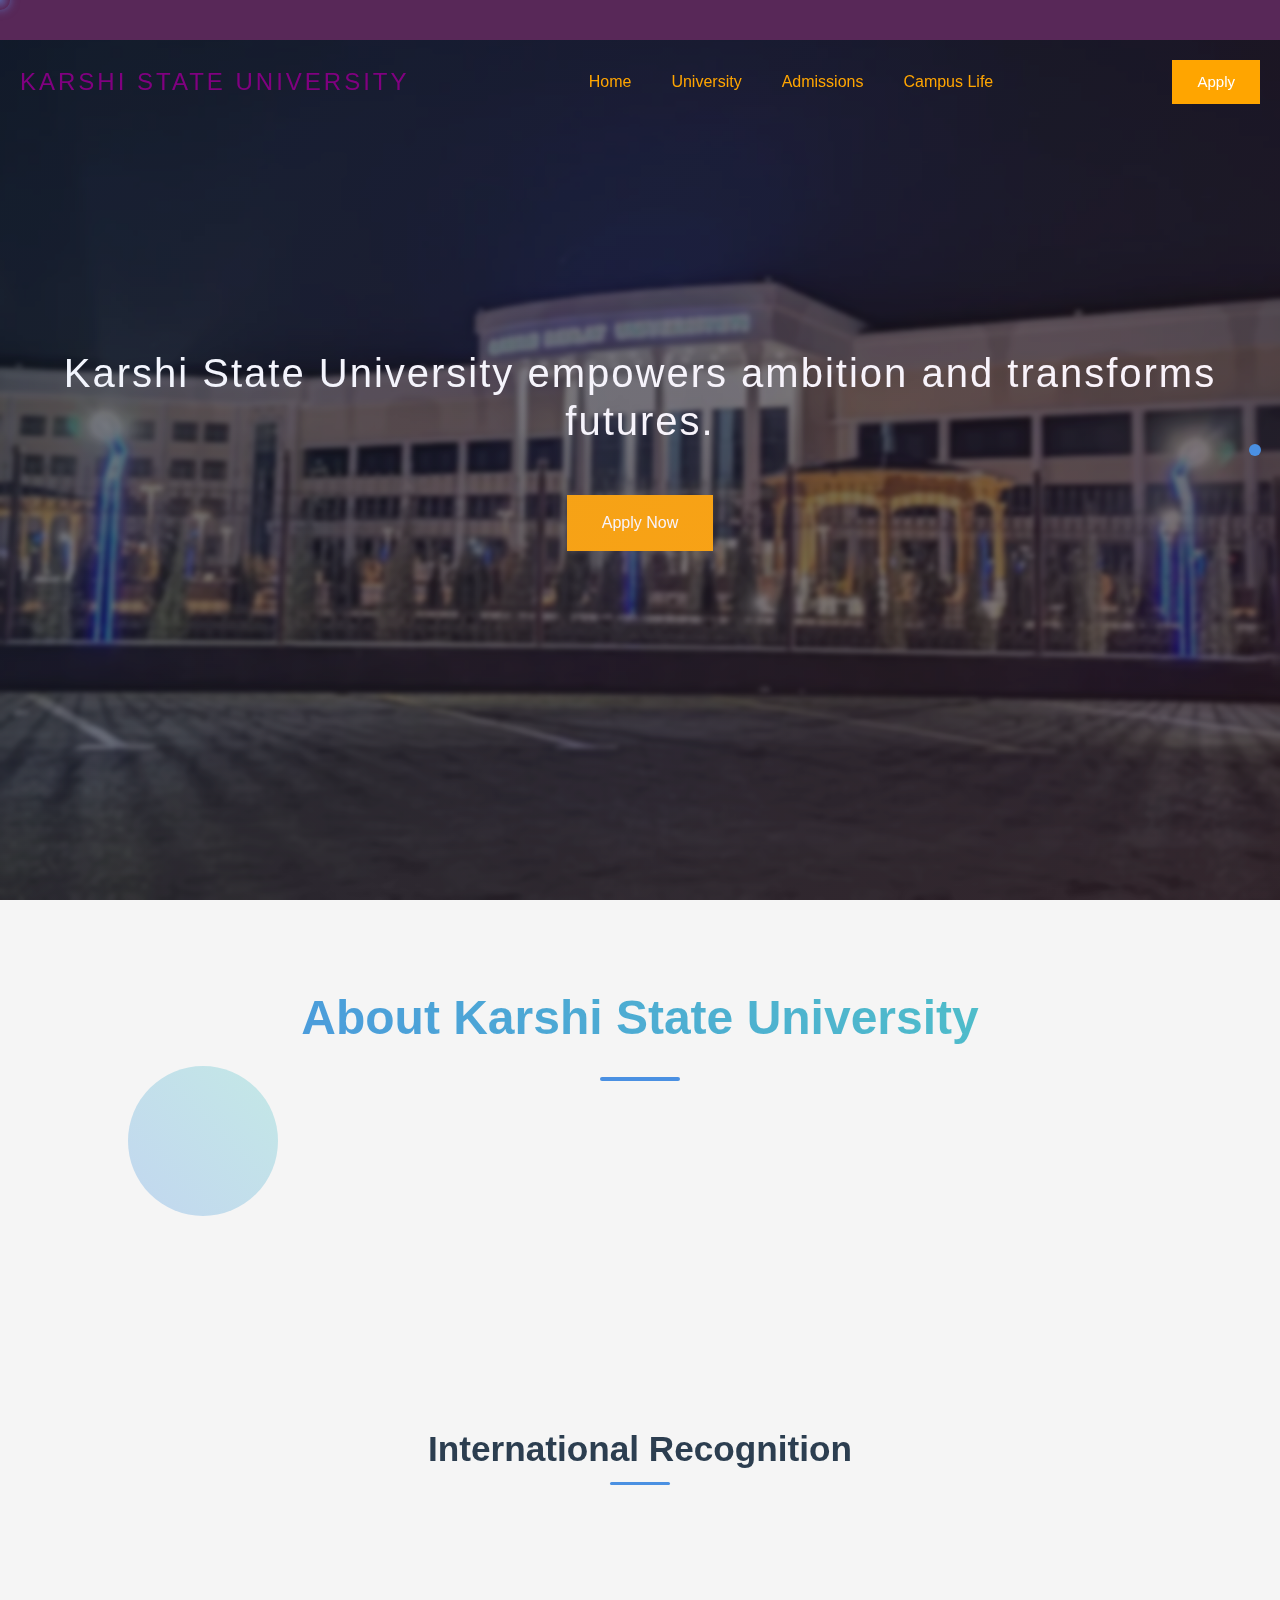
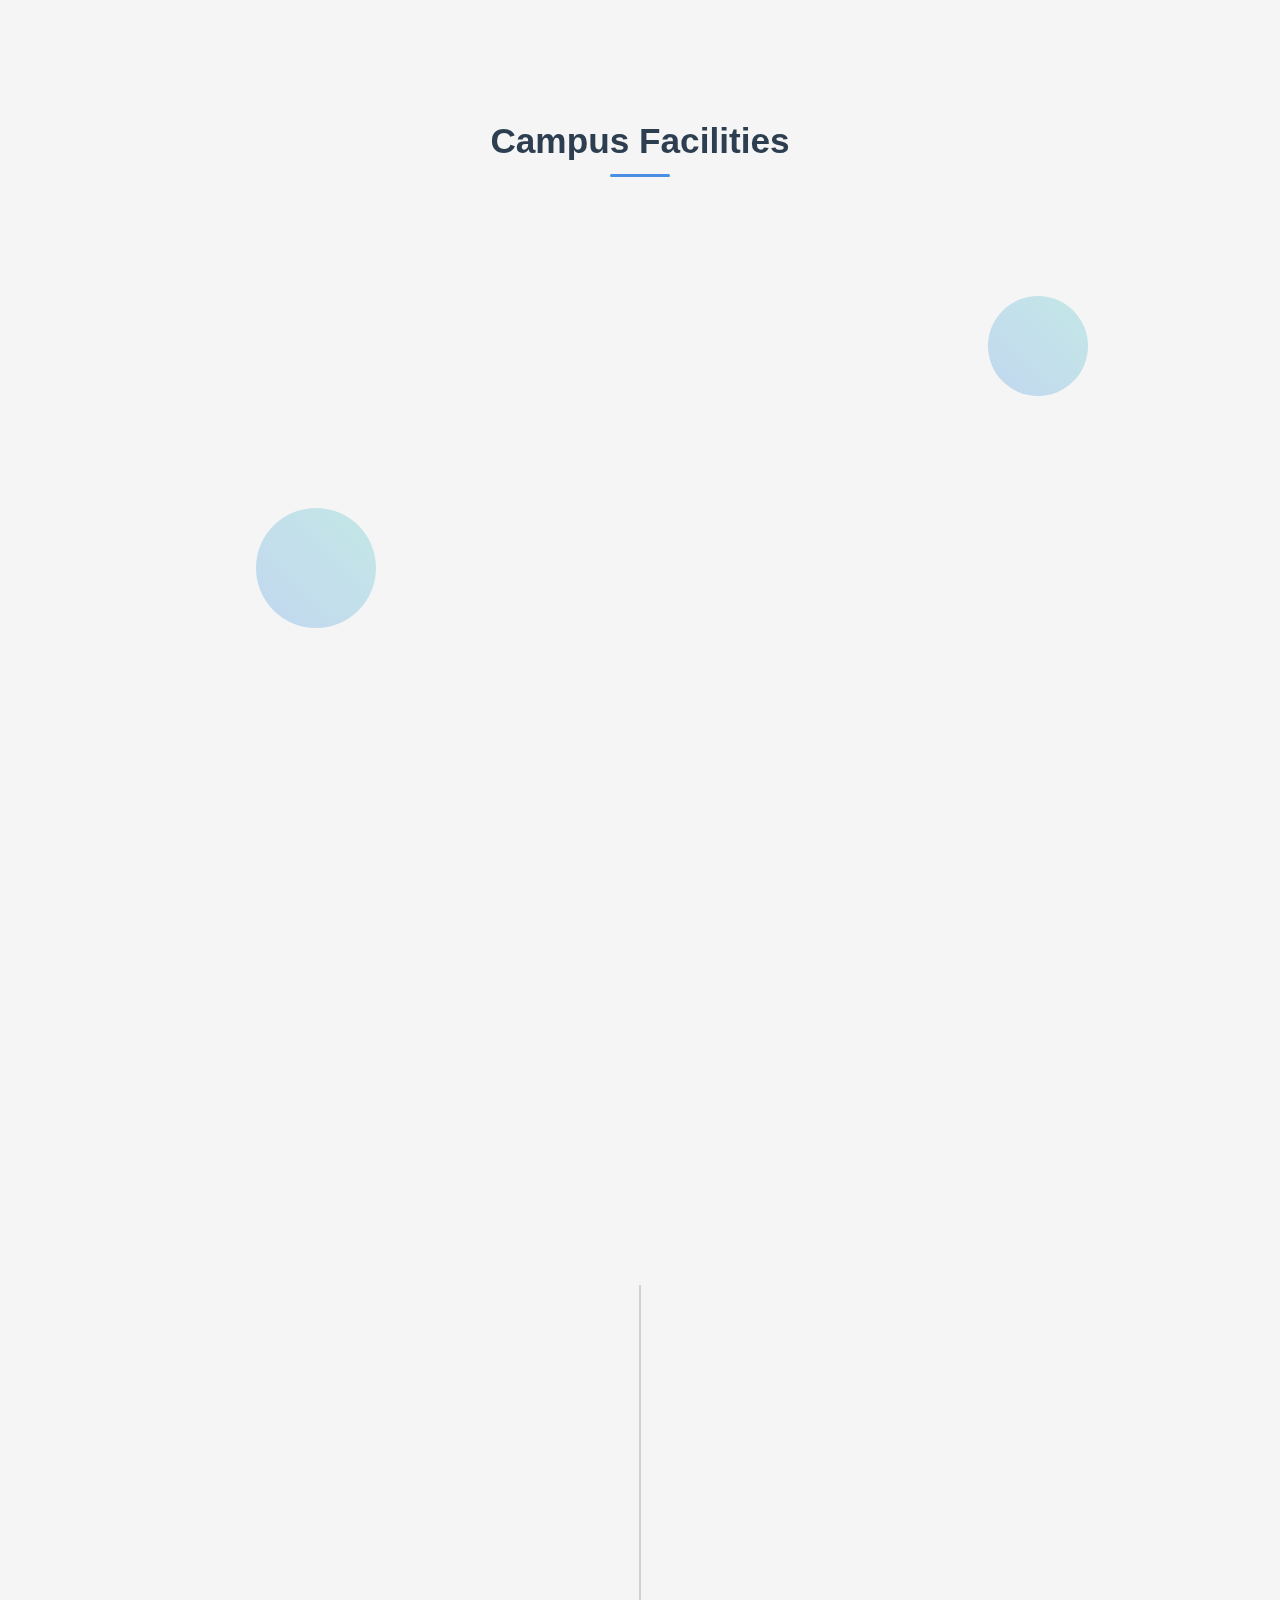
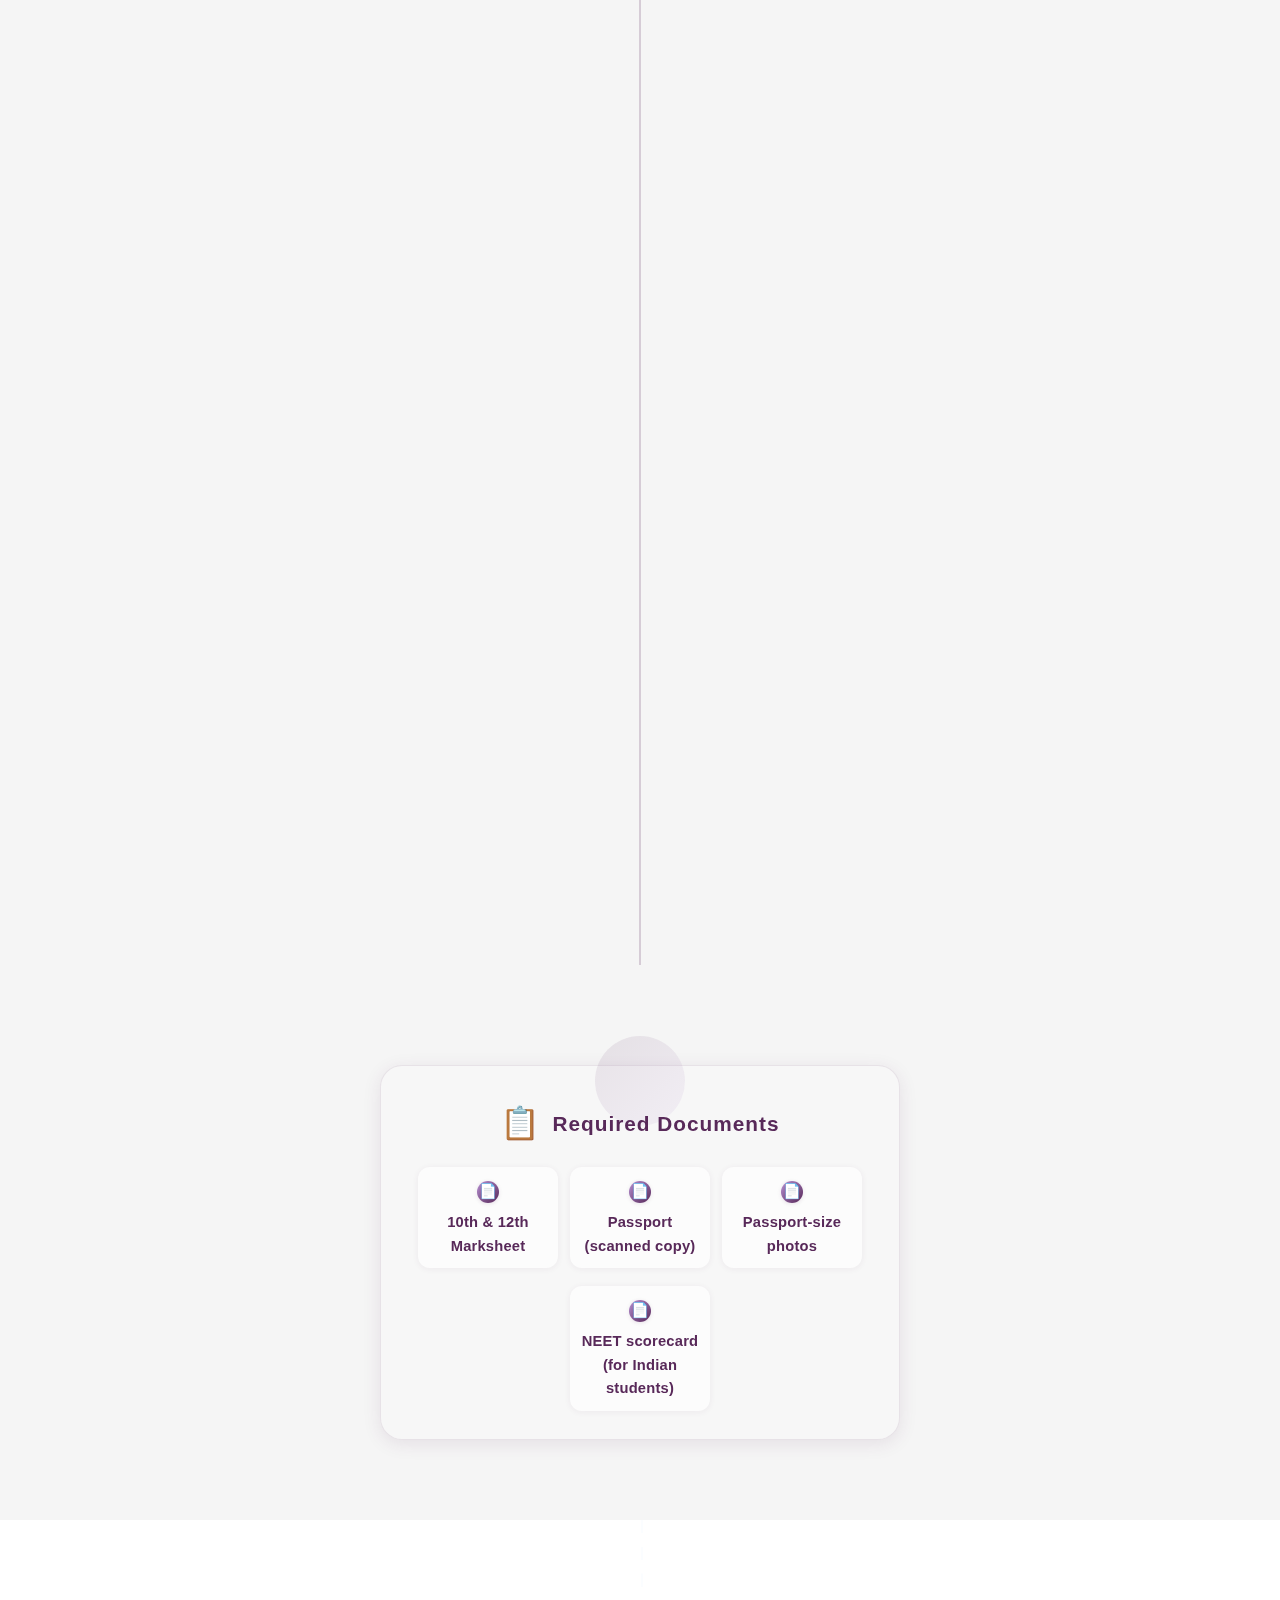
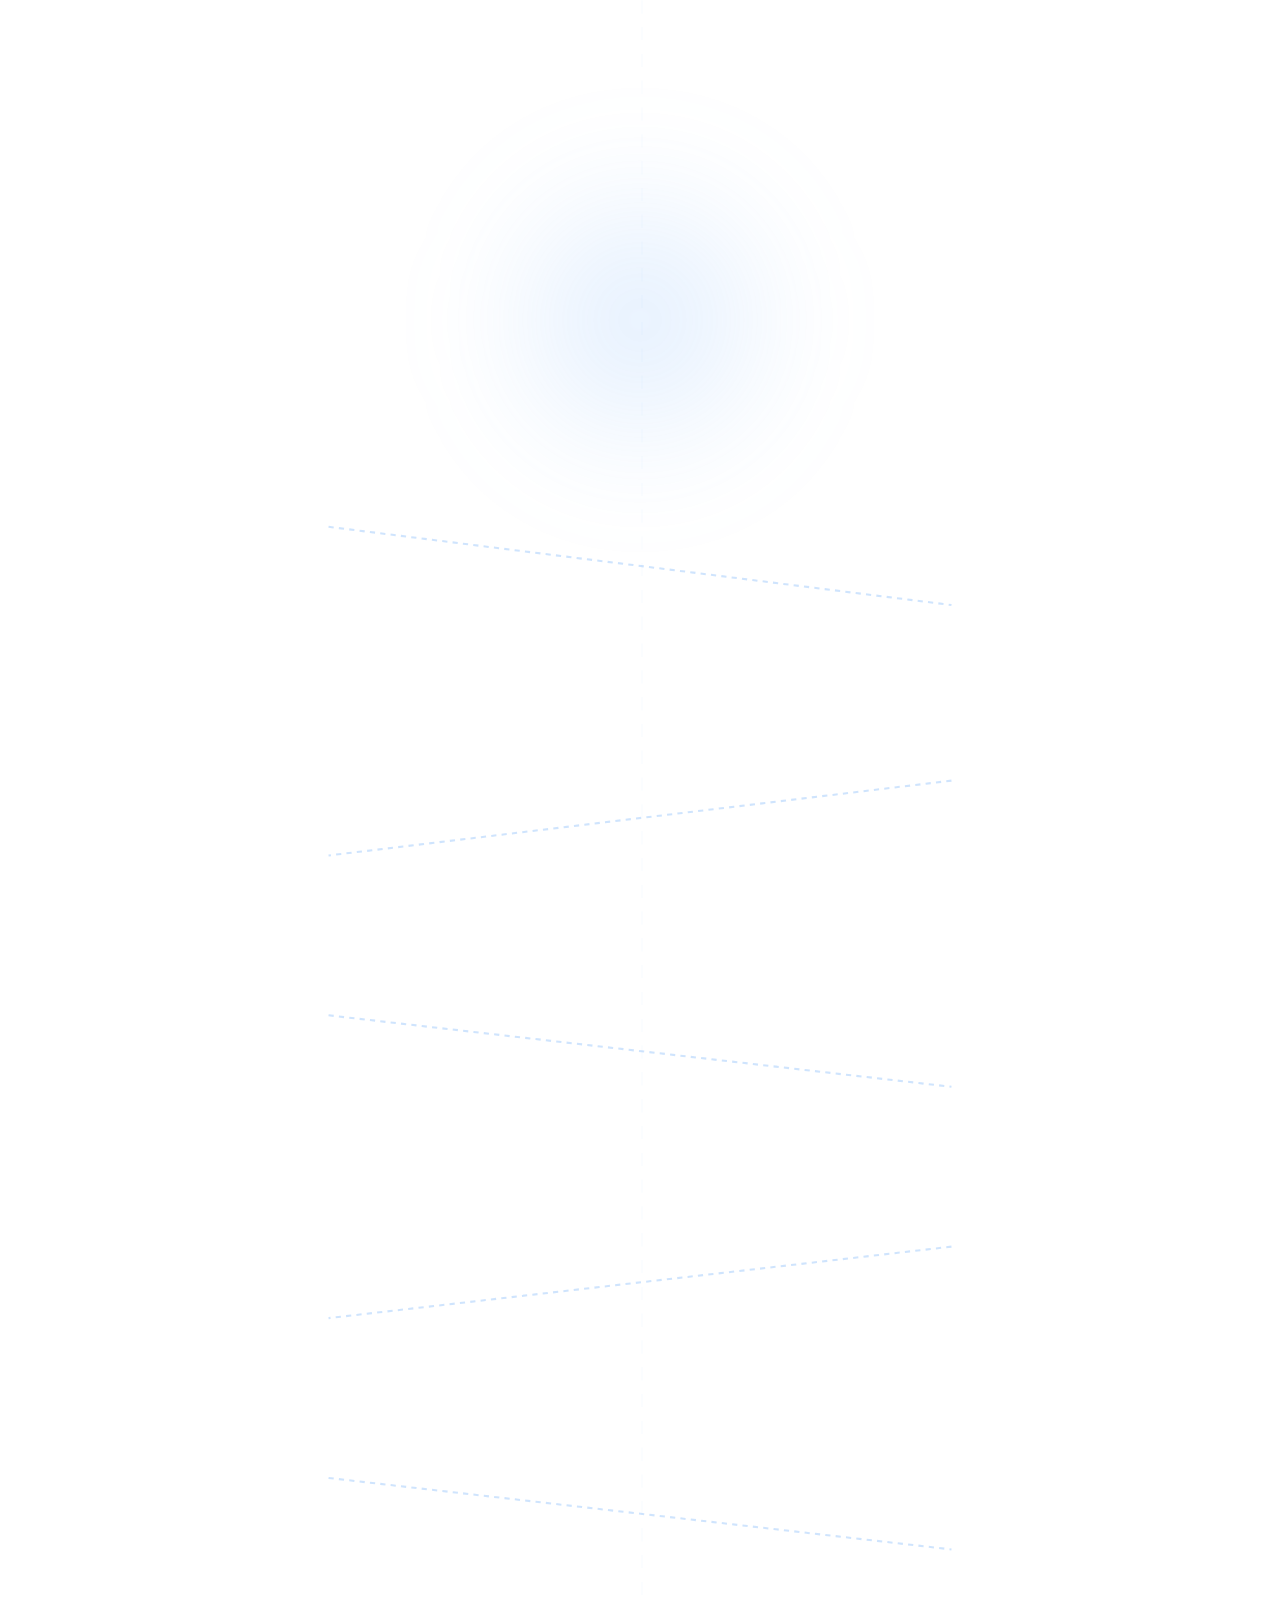
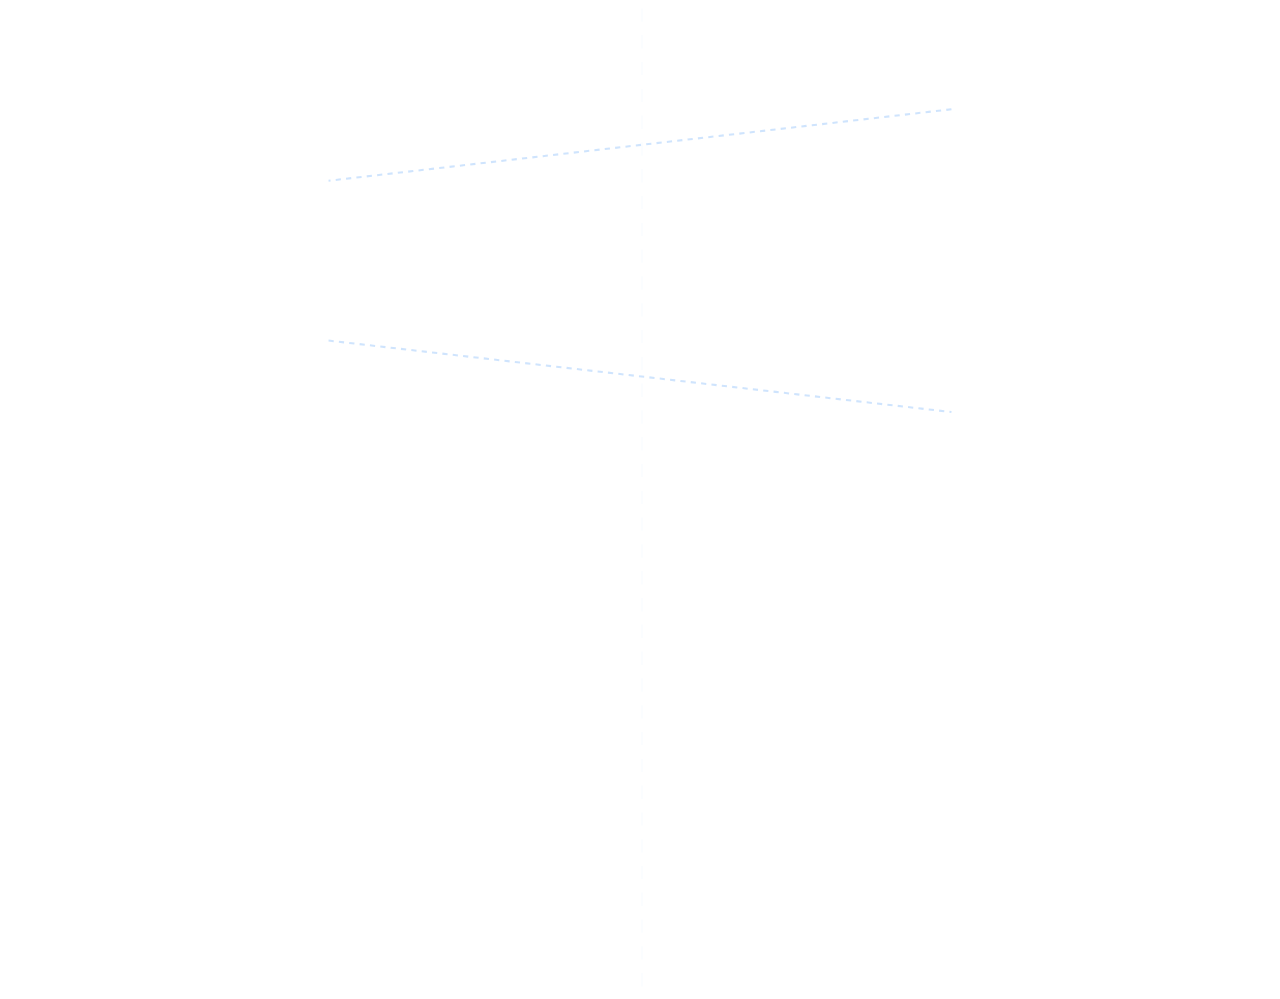
<file: index.html>
<!DOCTYPE html>
<html lang="en">
<head>
    <meta charset="UTF-8">
    <meta name="viewport" content="width=device-width, initial-scale=1.0">
    <title>Qarshi State University</title>
    <link rel="stylesheet" href="/css/style.css">

    <link rel="preconnect" href="https://fonts.googleapis.com">
<link rel="preconnect" href="https://fonts.gstatic.com" crossorigin>
<link href="https://fonts.googleapis.com/css2?family=Montserrat:wght@100..900&family=Open+Sans:ital,wght@0,300..800;1,300..800&display=swap" rel="stylesheet">
    <link href="https://cdnjs.cloudflare.com/ajax/libs/font-awesome/6.0.0/css/all.min.css" rel="stylesheet">

    <style>
       
    </style>
</head>
<body>
    <!-- Top Bar -->
    <div class="top-bar">
        <div class="top-bar-news">
            <div class="news-marquee">
                <span>Latest: Admissions for Fall 2025 are now open! &nbsp; &nbsp; | &nbsp; &nbsp; New Research Center Opening This Month &nbsp; &nbsp; | &nbsp; &nbsp; International Student Exchange Program Applications Due Soon</span>
            </div>
        </div>
    </div>

    <!-- Main Navigation -->
    <nav class="navbar" id="navbar">
        <div class="navbar-content">
            <div class="logo">Karshi state university</div>
            <div class="nav-links">
                <a href="#">Home</a>
                <a href="#">University</a>
                <a href="#">Admissions</a>
                <a href="#">Campus Life</a>
            </div>
            <div class="nav-buttons">
                <a href="#" class="apply-btn">Apply</a>
            </div>
        </div>
    </nav>

    <!-- Hero Section -->
    <section class="hero">
        <div class="hero-content">
            <h1>Karshi State University empowers ambition and transforms futures.
            </h1>
            <a href="#" class="hero-cta">Apply Now</a>
        </div>
    </section>

    <!-- Content Section -->
    <section class="about-section">
        <!-- Background Elements -->
        <div class="floating-elements">
            <div class="floating-circle circle-1"></div>
            <div class="floating-circle circle-2"></div>
            <div class="floating-circle circle-3"></div>
        </div>

        <div class="container">
            <!-- Header -->
            <div class="section-header">
                <div class="title-wrapper">
                    <h2 class="main-title">About Karshi State University</h2>
                    <div class="title-underline"></div>
                </div>
                <p class="subtitle">Excellence in Medical Education Since 1945</p>
            </div>

            <!-- University Info Cards -->
            <div class="info-grid">
                <div class="info-card" data-aos="fade-up" data-delay="0">
                    <div class="card-icon">
                        <i class="fas fa-calendar-alt"></i>
                    </div>
                    <div class="card-content">
                        <h3>Established</h3>
                        <p>1945</p>
                    </div>
                </div>

                <div class="info-card" data-aos="fade-up" data-delay="100">
                    <div class="card-icon">
                        <i class="fas fa-certificate"></i>
                    </div>
                    <div class="card-content">
                        <h3>Accreditation</h3>
                        <p>Ministry of Higher Education & Health, Uzbekistan</p>
                    </div>
                </div>

                <div class="info-card" data-aos="fade-up" data-delay="200">
                    <div class="card-icon">
                        <i class="fas fa-globe"></i>
                    </div>
                    <div class="card-content">
                        <h3>Medium of Instruction</h3>
                        <p>English</p>
                    </div>
                </div>

                <div class="info-card" data-aos="fade-up" data-delay="300">
                    <div class="card-icon">
                        <i class="fas fa-users"></i>
                    </div>
                    <div class="card-content">
                        <h3>Students</h3>
                        <p>27,000+</p>
                    </div>
                </div>
            </div>

            <!-- International Recognition -->
            <div class="recognition-section">
                <h3 class="section-title">International Recognition</h3>
                <div class="recognition-logos">
                    <div class="logo-item" data-logo="WHO">
                        <div class="logo-circle">
                            <i class="fas fa-medkit"></i>
                        </div>
                        <span>WHO</span>
                    </div>
                    <div class="logo-item" data-logo="ECFMG">
                        <div class="logo-circle">
                            <i class="fas fa-stethoscope"></i>
                        </div>
                        <span>ECFMG</span>
                    </div>
                    <div class="logo-item" data-logo="WFME">
                        <div class="logo-circle">
                            <i class="fas fa-graduation-cap"></i>
                        </div>
                        <span>WFME</span>
                    </div>
                    <div class="logo-item" data-logo="NMC">
                        <div class="logo-circle">
                            <i class="fas fa-award"></i>
                        </div>
                        <span>NMC</span>
                    </div>
                </div>
            </div>

            <!-- Campus Facilities -->
            <div class="facilities-section">
                <h3 class="section-title">Campus Facilities</h3>
                <div class="facilities-grid">
                    <div class="facility-card">
                        <div class="facility-image">
                            <i class="fas fa-chalkboard-teacher"></i>
                        </div>
                        <div class="facility-content">
                            <h4>Modern Classrooms & Labs</h4>
                            <p>State-of-the-art learning environments</p>
                        </div>
                    </div>

                    <div class="facility-card">
                        <div class="facility-image">
                            <i class="fas fa-book"></i>
                        </div>
                        <div class="facility-content">
                            <h4>Library</h4>
                            <p>Comprehensive medical literature</p>
                        </div>
                    </div>

                    <div class="facility-card">
                        <div class="facility-image">
                            <i class="fas fa-bed"></i>
                        </div>
                        <div class="facility-content">
                            <h4>Hostels</h4>
                            <p>Comfortable accommodation</p>
                        </div>
                    </div>

                    <div class="facility-card">
                        <div class="facility-image">
                            <i class="fas fa-utensils"></i>
                        </div>
                        <div class="facility-content">
                            <h4>Cafeteria</h4>
                            <p>Nutritious meals for students</p>
                        </div>
                    </div>

                    <div class="facility-card">
                        <div class="facility-image">
                            <i class="fas fa-hospital"></i>
                        </div>
                        <div class="facility-content">
                            <h4>Own Hospitals</h4>
                            <p>On-campus medical facilities</p>
                        </div>
                    </div>

                    <div class="facility-card">
                        <div class="facility-image">
                            <i class="fas fa-user-md"></i>
                        </div>
                        <div class="facility-content">
                            <h4>Clinical Training</h4>
                            <p>Hands-on medical experience</p>
                        </div>
                    </div>
                </div>
            </div>

            <!-- Key Features -->
            <div class="features-section">
                <div class="features-grid">
                    <div class="feature-item">
                        <div class="feature-icon">
                            <i class="fas fa-certificate"></i>
                        </div>
                        <h4>Licence to Practice</h4>
                        <p>Without any exam</p>
                    </div>

                    <div class="feature-item">
                        <div class="feature-icon">
                            <i class="fas fa-star"></i>
                        </div>
                        <h4>Academic Excellence</h4>
                        <p>Outstanding teaching quality</p>
                    </div>

                    <div class="feature-item">
                        <div class="feature-icon">
                            <i class="fas fa-handshake"></i>
                        </div>
                        <h4>Student Support</h4>
                        <p>International student services</p>
                    </div>

                    <div class="feature-item">
                        <div class="feature-icon">
                            <i class="fas fa-check-circle"></i>
                        </div>
                        <h4>Easy Eligibility</h4>
                        <p>Simple entry requirements</p>
                    </div>

                    <div class="feature-item">
                        <div class="feature-icon">
                            <i class="fas fa-passport"></i>
                        </div>
                        <h4>Visa Services</h4>
                        <p>Streamlined visa process</p>
                    </div>
                </div>
            </div>
        </div>

        <!-- Scroll Indicator -->
        <div class="scroll-indicator">
            <div class="scroll-dot active"></div>
        </div>
    </section>

    <section id="admissionprocess">
        <div class="admission-container">
            <!-- Header -->
            <div class="process-header">
                <div class="header-badge">7 STEPS</div>
                <h1 class="process-title">Your Medical Journey</h1>
                <p class="process-subtitle">From Application to Arrival in Uzbekistan</p>
            </div>

            <!-- Flowing Timeline -->
            <div class="flow-timeline">
                <!-- Background Pattern -->
                <div class="flow-pattern"></div>
                
                <!-- Step 1 -->
                <div class="flow-step left" data-step="1">
                    <div class="step-connector">
                        <div class="connector-line"></div>
                        <div class="connector-dot"></div>
                    </div>
                    <div class="step-card">
                        <div class="step-icon">
                            <span class="step-num">01</span>
                        </div>
                        <div class="step-info">
                            <h3>Apply online or offline</h3>
                            <p>Start your journey with a simple application</p>
                        </div>
                    </div>
                </div>

                <!-- Step 2 -->
                <div class="flow-step right" data-step="2">
                    <div class="step-connector">
                        <div class="connector-line"></div>
                        <div class="connector-dot"></div>
                    </div>
                    <div class="step-card">
                        <div class="step-icon">
                            <span class="step-num">02</span>
                        </div>
                        <div class="step-info">
                            <h3>Submit Documents</h3>
                            <p>10th & 12th marksheets, passport, and NEET result</p>
                        </div>
                    </div>
                </div>

                <!-- Step 3 -->
                <div class="flow-step left" data-step="3">
                    <div class="step-connector">
                        <div class="connector-line"></div>
                        <div class="connector-dot"></div>
                    </div>
                    <div class="step-card">
                        <div class="step-icon">
                            <span class="step-num">03</span>
                        </div>
                        <div class="step-info">
                            <h3>Receive admission letter</h3>
                            <p>Your confirmation to begin the journey</p>
                        </div>
                    </div>
                </div>

                <!-- Step 4 -->
                <div class="flow-step right" data-step="4">
                    <div class="step-connector">
                        <div class="connector-line"></div>
                        <div class="connector-dot"></div>
                    </div>
                    <div class="step-card">
                        <div class="step-icon">
                            <span class="step-num">04</span>
                        </div>
                        <div class="step-info">
                            <h3>Pay fees</h3>
                            <p>Registration and processing fee payment</p>
                        </div>
                    </div>
                </div>

                <!-- Step 5 -->
                <div class="flow-step left" data-step="5">
                    <div class="step-connector">
                        <div class="connector-line"></div>
                        <div class="connector-dot"></div>
                    </div>
                    <div class="step-card">
                        <div class="step-icon">
                            <span class="step-num">05</span>
                        </div>
                        <div class="step-info">
                            <h3>Official invitation letter</h3>
                            <p>University sends your formal invitation</p>
                        </div>
                    </div>
                </div>

                <!-- Step 6 -->
                <div class="flow-step right" data-step="6">
                    <div class="step-connector">
                        <div class="connector-line"></div>
                        <div class="connector-dot"></div>
                    </div>
                    <div class="step-card">
                        <div class="step-icon">
                            <span class="step-num">06</span>
                        </div>
                        <div class="step-info">
                            <h3>Apply for student visa</h3>
                            <p>Complete visa formalities with our help</p>
                        </div>
                    </div>
                </div>

                <!-- Step 7 -->
                <div class="flow-step left final" data-step="7">
                    <div class="step-connector">
                        <div class="connector-line"></div>
                        <div class="connector-dot"></div>
                    </div>
                    <div class="step-card highlight">
                        <div class="step-icon">
                            <span class="step-num">07</span>
                        </div>
                        <div class="step-info">
                            <h3>Fly to Uzbekistan</h3>
                            <p>Begin your medical education journey!</p>
                        </div>
                    </div>
                </div>
            </div>

            <!-- Documents Section -->
                <div class="documents-container">
                    <div class="doc-header">
                        <div class="doc-icon">📋</div>
                        <h2>Required Documents</h2>
                    </div>
                    <div class="doc-grid">
                        <div class="doc-item">
                            <div class="doc-marker"></div>
                            <span>10th & 12th Marksheet</span>
                        </div>
                        <div class="doc-item">
                            <div class="doc-marker"></div>
                            <span>Passport (scanned copy)</span>
                        </div>
                        <div class="doc-item">
                            <div class="doc-marker"></div>
                            <span>Passport-size photos</span>
                        </div>
                        <div class="doc-item">
                            <div class="doc-marker"></div>
                            <span>NEET scorecard (for Indian students)</span>
                        </div>
                    </div>
            </div>
        </div>
    </section>
        
    <!--  why choose us starts -->

     <!-- Why Choose KSU - Flowing Elegance Experience -->
<section id="ksu-flowing-elegance" class="ksu-flow-universe">
    <!-- Gradient Background -->
    <div class="ksu-flow-bg"></div>

    <!-- Main Stage -->
    <div class="ksu-stage">
        <!-- Entrance -->
        <div class="ksu-entrance">
            <h2 class="ksu-flow-title">
                Why Choose<br>
                <span class="ksu-accent">Karshi State</span><br>
                University?
            </h2>
            <div class="ksu-pulse-glow"></div>
        </div>

        <!-- Flowing Timeline -->
        <div class="ksu-timeline">
            <!-- Flow Point 1 -->
            <div class="ksu-flow-point" data-point="1">
                <div class="ksu-flow-content">
                    <span class="ksu-flow-num">01</span>
                    <h3 class="ksu-flow-title-text">Government University</h3>
                    <p class="ksu-flow-text">Recognized excellence backed by government accreditation</p>
                </div>
            </div>

            <!-- Flow Point 2 -->
            <div class="ksu-flow-point" data-point="2">
                <div class="ksu-flow-content">
                    <span class="ksu-flow-num">02</span>
                    <h3 class="ksu-flow-title-text">Indian Faculty</h3>
                    <p class="ksu-flow-text">Learn from professors who understand your journey</p>
                </div>
            </div>

            <!-- Flow Point 3 -->
            <div class="ksu-flow-point" data-point="3">
                <div class="ksu-flow-content">
                    <span class="ksu-flow-num">03</span>
                    <h3 class="ksu-flow-title-text">WHO/NMC/ECFMG</h3>
                    <p class="ksu-flow-text">Your degree opens doors globally</p>
                </div>
            </div>

            <!-- Flow Point 4 -->
            <div class="ksu-flow-point" data-point="4">
                <div class="ksu-flow-content">
                    <span class="ksu-flow-num">04</span>
                    <h3 class="ksu-flow-title-text">Affordable Excellence</h3>
                    <p class="ksu-flow-text">Quality education without breaking the bank</p>
                </div>
            </div>

            <!-- Flow Point 5 -->
            <div class="ksu-flow-point" data-point="5">
                <div class="ksu-flow-content">
                    <span class="ksu-flow-num">05</span>
                    <h3 class="ksu-flow-title-text">Safe Environment</h3>
                    <p class="ksu-flow-text">Peace of mind in a secure campus</p>
                </div>
            </div>

            <!-- Flow Point 6 -->
            <div class="ksu-flow-point" data-point="6">
                <div class="ksu-flow-content">
                    <span class="ksu-flow-num">06</span>
                    <h3 class="ksu-flow-title-text">No Entrance/Donation</h3>
                    <p class="ksu-flow-text">Direct admission based on merit</p>
                </div>
            </div>

            <!-- Flow Point 7 -->
            <div class="ksu-flow-point" data-point="7">
                <div class="ksu-flow-content">
                    <span class="ksu-flow-num">07</span>
                    <h3 class="ksu-flow-title-text">English Medium</h3>
                    <p class="ksu-flow-text">No language barriers</p>
                </div>
            </div>

            <!-- Flow Point 8 -->
            <div class="ksu-flow-point" data-point="8">
                <div class="ksu-flow-content">
                    <span class="ksu-flow-num">08</span>
                    <h3 class="ksu-flow-title-text">Home Comfort</h3>
                    <p class="ksu-flow-text">Indian food & culture</p>
                </div>
            </div>
        </div>

        <!-- Flow Line -->
        <div class="ksu-flow-line">
            <svg class="ksu-flow-svg" viewBox="0 0 100 2000" preserveAspectRatio="none">
                <path class="ksu-flow-path" d="M50,0 C50,0 50,2000 50,2000" />
            </svg>
        </div>

        <!-- Connecting Lines SVG -->
        <div class="ksu-connecting-lines">
            <svg class="ksu-connecting-svg">
                <!-- Paths will be dynamically added via JavaScript -->
            </svg>
        </div>
    </div>

    <!-- Subtle Sparks -->
    <div class="ksu-spark-field">
        <div class="ksu-spark"></div>
        <div class="ksu-spark"></div>
        <div class="ksu-spark"></div>
    </div>

    <!-- Minimal Cursor -->
    <div class="ksu-minimal-cursor"></div>
</section>
    <!--  why chooose us ends  -->
    <script src="/js/script.js"></script>
</body>
</html>
</file>
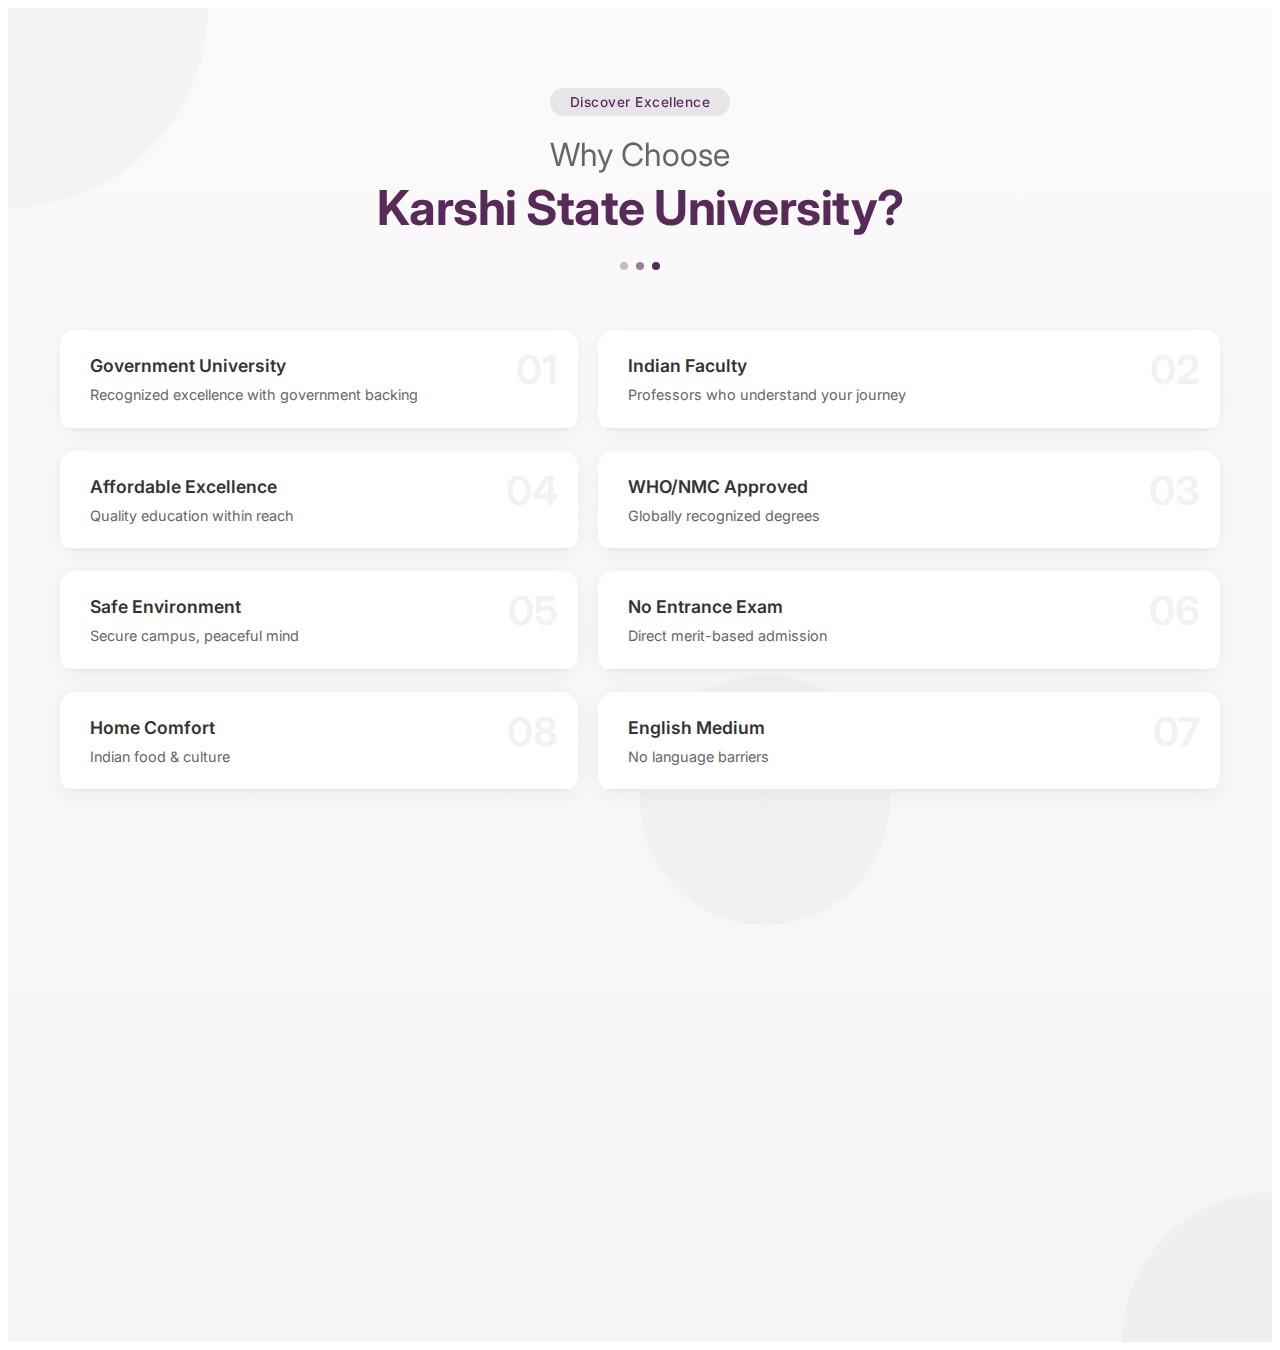
<file: addmission.html>
<!DOCTYPE html>
<html lang="en">
<head>
    <meta charset="UTF-8">
    <meta name="viewport" content="width=device-width, initial-scale=1.0">
    <title>Admission Process - Creative Flow</title>
    <link href="https://fonts.googleapis.com/css2?family=Open+Sans:wght@300;400;600&family=Noto+Sans:wght@600;700&display=swap" rel="stylesheet">
</head>
<body>
<!-- Why Choose KSU Section -->

<!-- Why Choose KSU - Enhanced Modern Design -->
<section id="ksu-why-choose" class="ksu-minimal-section">
    <!-- Animated Background Elements -->
    <div class="ksu-bg-elements">
      <div class="ksu-circle ksu-circle-1"></div>
      <div class="ksu-circle ksu-circle-2"></div>
      <div class="ksu-circle ksu-circle-3"></div>
    </div>
    
    <!-- Content Container -->
    <div class="ksu-container">
      <!-- Section Header -->
      <div class="ksu-header" data-aos="fade-down">
        <div class="ksu-header-badge">Discover Excellence</div>
        <h2 class="ksu-title">
          <span class="ksu-title-main">Why Choose</span>
          <span class="ksu-title-accent">Karshi State University?</span>
        </h2>
        <div class="ksu-title-decoration">
          <span></span>
          <span></span>
          <span></span>
        </div>
      </div>
  
      <!-- Reasons Grid -->
      <div class="ksu-reasons-grid">
        <!-- Row 1 -->
        <div class="ksu-reason-row">
          <!-- Reason 1 -->
          <div class="ksu-reason" data-aos="fade-right" data-aos-delay="100">
            <div class="ksu-reason-inner">
              <span class="ksu-reason-number">01</span>
              <div class="ksu-reason-content">
                <h3 class="ksu-reason-title">Government University</h3>
                <p class="ksu-reason-text">Recognized excellence with government backing</p>
              </div>
              <div class="ksu-hover-reveal">
                <div class="ksu-reveal-line"></div>
              </div>
            </div>
          </div>
  
          <!-- Reason 2 -->
          <div class="ksu-reason ksu-reason-featured" data-aos="fade-left" data-aos-delay="200">
            <div class="ksu-reason-inner">
              <span class="ksu-reason-number">02</span>
              <div class="ksu-reason-content">
                <h3 class="ksu-reason-title">Indian Faculty</h3>
                <p class="ksu-reason-text">Professors who understand your journey</p>
              </div>
              <div class="ksu-hover-reveal">
                <div class="ksu-reveal-line"></div>
              </div>
            </div>
          </div>
        </div>
  
        <!-- Row 2 -->
        <div class="ksu-reason-row ksu-row-reverse">
          <!-- Reason 3 -->
          <div class="ksu-reason ksu-reason-featured" data-aos="fade-right" data-aos-delay="300">
            <div class="ksu-reason-inner">
              <span class="ksu-reason-number">03</span>
              <div class="ksu-reason-content">
                <h3 class="ksu-reason-title">WHO/NMC Approved</h3>
                <p class="ksu-reason-text">Globally recognized degrees</p>
              </div>
              <div class="ksu-hover-reveal">
                <div class="ksu-reveal-line"></div>
              </div>
            </div>
          </div>
  
          <!-- Reason 4 -->
          <div class="ksu-reason" data-aos="fade-left" data-aos-delay="400">
            <div class="ksu-reason-inner">
              <span class="ksu-reason-number">04</span>
              <div class="ksu-reason-content">
                <h3 class="ksu-reason-title">Affordable Excellence</h3>
                <p class="ksu-reason-text">Quality education within reach</p>
              </div>
              <div class="ksu-hover-reveal">
                <div class="ksu-reveal-line"></div>
              </div>
            </div>
          </div>
        </div>
  
        <!-- Row 3 -->
        <div class="ksu-reason-row">
          <!-- Reason 5 -->
          <div class="ksu-reason" data-aos="fade-right" data-aos-delay="500">
            <div class="ksu-reason-inner">
              <span class="ksu-reason-number">05</span>
              <div class="ksu-reason-content">
                <h3 class="ksu-reason-title">Safe Environment</h3>
                <p class="ksu-reason-text">Secure campus, peaceful mind</p>
              </div>
              <div class="ksu-hover-reveal">
                <div class="ksu-reveal-line"></div>
              </div>
            </div>
          </div>
  
          <!-- Reason 6 -->
          <div class="ksu-reason ksu-reason-featured" data-aos="fade-left" data-aos-delay="600">
            <div class="ksu-reason-inner">
              <span class="ksu-reason-number">06</span>
              <div class="ksu-reason-content">
                <h3 class="ksu-reason-title">No Entrance Exam</h3>
                <p class="ksu-reason-text">Direct merit-based admission</p>
              </div>
              <div class="ksu-hover-reveal">
                <div class="ksu-reveal-line"></div>
              </div>
            </div>
          </div>
        </div>
  
        <!-- Row 4 -->
        <div class="ksu-reason-row ksu-row-reverse">
          <!-- Reason 7 -->
          <div class="ksu-reason ksu-reason-featured" data-aos="fade-right" data-aos-delay="700">
            <div class="ksu-reason-inner">
              <span class="ksu-reason-number">07</span>
              <div class="ksu-reason-content">
                <h3 class="ksu-reason-title">English Medium</h3>
                <p class="ksu-reason-text">No language barriers</p>
              </div>
              <div class="ksu-hover-reveal">
                <div class="ksu-reveal-line"></div>
              </div>
            </div>
          </div>
  
          <!-- Reason 8 -->
          <div class="ksu-reason" data-aos="fade-left" data-aos-delay="800">
            <div class="ksu-reason-inner">
              <span class="ksu-reason-number">08</span>
              <div class="ksu-reason-content">
                <h3 class="ksu-reason-title">Home Comfort</h3>
                <p class="ksu-reason-text">Indian food & culture</p>
              </div>
              <div class="ksu-hover-reveal">
                <div class="ksu-reveal-line"></div>
              </div>
            </div>
          </div>
        </div>
      </div>
  
      <!-- Stats Section -->
      <div class="ksu-stats" data-aos="fade-up">
        <div class="ksu-stat">
          <span class="ksu-stat-number" data-count="5000">0</span>
          <span class="ksu-stat-label">Students</span>
        </div>
        <div class="ksu-stat">
          <span class="ksu-stat-number" data-count="98">0</span>
          <span class="ksu-stat-suffix">%</span>
          <span class="ksu-stat-label">Success Rate</span>
        </div>
        <div class="ksu-stat">
          <span class="ksu-stat-number" data-count="25">0</span>
          <span class="ksu-stat-suffix">+</span>
          <span class="ksu-stat-label">Years Legacy</span>
        </div>
      </div>
  
      <!-- Closing CTA -->
      <div class="ksu-closing" data-aos="fade-up">
        <p class="ksu-closing-text">Begin Your Medical Journey</p>
        <a href="#" class="ksu-cta-button">
          <span>Learn More</span>
          <svg width="20" height="20" viewBox="0 0 20 20">
            <path d="M10 4L16 10L10 16" stroke="currentColor" stroke-width="2" fill="none"/>
            <path d="M4 10H16" stroke="currentColor" stroke-width="2"/>
          </svg>
        </a>
      </div>
    </div>
  </section>
  
  <style>
  /* Import Fonts */
  @import url('https://fonts.googleapis.com/css2?family=Inter:wght@300;400;500;600;700&display=swap');
  
  /* Reset and Base */
  #ksu-why-choose * {
    box-sizing: border-box;
  }
  
  /* Main Section */
  #ksu-why-choose {
    position: relative;
    background: linear-gradient(to bottom, #fafafa 0%, #f5f5f5 100%);
    padding: 80px 0;
    overflow: hidden;
    font-family: 'Inter', sans-serif;
  }
  
  /* Animated Background */
  .ksu-bg-elements {
    position: absolute;
    top: 0;
    left: 0;
    width: 100%;
    height: 100%;
    pointer-events: none;
    overflow: hidden;
  }
  
  .ksu-circle {
    position: absolute;
    border-radius: 50%;
    background: rgba(88, 41, 89, 0.03);
    animation: ksu-float 20s infinite ease-in-out;
  }
  
  .ksu-circle-1 {
    width: 400px;
    height: 400px;
    top: -200px;
    left: -200px;
    animation-delay: 0s;
  }
  
  .ksu-circle-2 {
    width: 300px;
    height: 300px;
    bottom: -150px;
    right: -150px;
    animation-delay: 7s;
  }
  
  .ksu-circle-3 {
    width: 250px;
    height: 250px;
    top: 50%;
    left: 50%;
    animation-delay: 14s;
  }
  
  @keyframes ksu-float {
    0%, 100% { transform: translate(0, 0) scale(1); }
    33% { transform: translate(30px, -30px) scale(1.1); }
    66% { transform: translate(-20px, 20px) scale(0.9); }
  }
  
  /* Container */
  .ksu-container {
    max-width: 1200px;
    margin: 0 auto;
    padding: 0 20px;
    position: relative;
    z-index: 1;
  }
  
  /* Header */
  .ksu-header {
    text-align: center;
    margin-bottom: 60px;
  }
  
  .ksu-header-badge {
    display: inline-block;
    background: rgba(88, 41, 89, 0.1);
    color: #582959;
    padding: 6px 20px;
    border-radius: 20px;
    font-size: 0.85rem;
    font-weight: 500;
    margin-bottom: 20px;
    letter-spacing: 0.5px;
  }
  
  .ksu-title {
    margin: 0;
    line-height: 1.2;
  }
  
  .ksu-title-main {
    display: block;
    font-size: clamp(1.5rem, 3vw, 2rem);
    font-weight: 400;
    color: #666;
    margin-bottom: 5px;
  }
  
  .ksu-title-accent {
    display: block;
    font-size: clamp(2rem, 4vw, 3rem);
    font-weight: 700;
    color: #582959;
    letter-spacing: -0.5px;
  }
  
  .ksu-title-decoration {
    display: flex;
    justify-content: center;
    gap: 8px;
    margin-top: 25px;
  }
  
  .ksu-title-decoration span {
    display: block;
    width: 8px;
    height: 8px;
    background: #582959;
    border-radius: 50%;
    opacity: 0.3;
  }
  
  .ksu-title-decoration span:nth-child(2) {
    opacity: 0.6;
  }
  
  .ksu-title-decoration span:nth-child(3) {
    opacity: 1;
  }
  
  /* Reasons Grid */
  .ksu-reasons-grid {
    margin-bottom: 80px;
  }
  
  .ksu-reason-row {
    display: flex;
    gap: 20px;
    margin-bottom: 20px;
    align-items: center;
  }
  
  .ksu-row-reverse {
    flex-direction: row-reverse;
  }
  
  /* Individual Reason Card */
  .ksu-reason {
    flex: 1;
    min-width: 0;
  }
  
  .ksu-reason-featured {
    flex: 1.2;
  }
  
  .ksu-reason-inner {
    position: relative;
    background: white;
    padding: 25px 30px;
    border-radius: 16px;
    box-shadow: 0 2px 20px rgba(0, 0, 0, 0.05);
    transition: all 0.3s cubic-bezier(0.4, 0, 0.2, 1);
    overflow: hidden;
    height: 100%;
  }
  
  .ksu-reason-inner:hover {
    transform: translateY(-5px);
    box-shadow: 0 8px 30px rgba(88, 41, 89, 0.12);
  }
  
  /* Reason Number */
  .ksu-reason-number {
    position: absolute;
    right: 20px;
    top: 20px;
    font-size: 2.5rem;
    font-weight: 700;
    color: rgba(88, 41, 89, 0.08);
    line-height: 1;
  }
  
  /* Reason Content */
  .ksu-reason-content {
    position: relative;
    z-index: 1;
  }
  
  .ksu-reason-title {
    font-size: 1.1rem;
    font-weight: 600;
    color: #333;
    margin: 0 0 8px 0;
    padding-right: 50px;
  }
  
  .ksu-reason-text {
    font-size: 0.9rem;
    font-weight: 400;
    color: #666;
    margin: 0;
    line-height: 1.5;
  }
  
  /* Hover Reveal Effect */
  .ksu-hover-reveal {
    position: absolute;
    bottom: 0;
    left: 0;
    width: 100%;
    height: 3px;
    background: rgba(88, 41, 89, 0.1);
    overflow: hidden;
  }
  
  .ksu-reveal-line {
    position: absolute;
    bottom: 0;
    left: 0;
    width: 100%;
    height: 100%;
    background: #582959;
    transform: translateX(-100%);
    transition: transform 0.3s cubic-bezier(0.4, 0, 0.2, 1);
  }
  
  .ksu-reason-inner:hover .ksu-reveal-line {
    transform: translateX(0);
  }
  
  /* Stats Section */
  .ksu-stats {
    display: flex;
    justify-content: center;
    gap: 60px;
    margin-bottom: 60px;
    padding: 40px;
    background: white;
    border-radius: 20px;
    box-shadow: 0 2px 30px rgba(0, 0, 0, 0.05);
  }
  
  .ksu-stat {
    text-align: center;
  }
  
  .ksu-stat-number {
    display: inline-block;
    font-size: 2.5rem;
    font-weight: 700;
    color: #582959;
    margin-bottom: 5px;
  }
  
  .ksu-stat-suffix {
    font-size: 1.5rem;
    font-weight: 600;
    color: #582959;
  }
  
  .ksu-stat-label {
  display: block;
  font-size: 0.9rem;
  color: #666;
  font-weight: 400;
}

/* Closing CTA */
.ksu-closing {
  text-align: center;
  padding: 40px 0 20px 0;
}

.ksu-closing-text {
  font-size: clamp(1.3rem, 2.5vw, 2rem);
  font-weight: 300;
  color: #333;
  margin: 0 0 30px 0;
  letter-spacing: 0.5px;
}

.ksu-cta-button {
  display: inline-flex;
  align-items: center;
  gap: 10px;
  background: #582959;
  color: white;
  padding: 15px 35px;
  border-radius: 30px;
  text-decoration: none;
  font-weight: 500;
  font-size: 0.95rem;
  transition: all 0.3s ease;
  position: relative;
  overflow: hidden;
}

.ksu-cta-button:hover {
  background: #6b2f6b;
  transform: translateY(-2px);
  box-shadow: 0 10px 25px rgba(88, 41, 89, 0.2);
}

.ksu-cta-button svg {
  transition: transform 0.3s ease;
}

.ksu-cta-button:hover svg {
  transform: translateX(5px);
}

/* Responsive Design */
@media (max-width: 1024px) {
  #ksu-why-choose {
    padding: 60px 0;
  }

  .ksu-reason-row {
    gap: 15px;
  }

  .ksu-reason-inner {
    padding: 20px 25px;
  }

  .ksu-reason-title {
    font-size: 1rem;
  }

  .ksu-reason-number {
    font-size: 2rem;
  }

  .ksu-stats {
    gap: 40px;
    padding: 30px;
  }

  .ksu-stat-number {
    font-size: 2rem;
  }
}

@media (max-width: 768px) {
  .ksu-header {
    margin-bottom: 40px;
  }

  .ksu-title-main {
    font-size: 1.3rem;
  }

  .ksu-title-accent {
    font-size: 1.8rem;
  }

  .ksu-reason-row,
  .ksu-row-reverse {
    flex-direction: column;
    gap: 15px;
  }

  .ksu-reason,
  .ksu-reason-featured {
    flex: 1;
    width: 100%;
  }

  .ksu-reason-inner {
    padding: 20px;
  }

  .ksu-reason-number {
    font-size: 1.8rem;
    right: 15px;
    top: 15px;
  }

  .ksu-reason-title {
    font-size: 0.95rem;
    padding-right: 40px;
  }

  .ksu-reason-text {
    font-size: 0.85rem;
  }

  .ksu-stats {
    flex-direction: column;
    gap: 30px;
    padding: 30px 20px;
  }

  .ksu-stat-number {
    font-size: 2.2rem;
  }

  .ksu-closing-text {
    font-size: 1.5rem;
  }

  .ksu-cta-button {
    padding: 12px 28px;
    font-size: 0.9rem;
  }

  .ksu-circle-1,
  .ksu-circle-2,
  .ksu-circle-3 {
    opacity: 0.5;
  }
}

@media (max-width: 480px) {
  #ksu-why-choose {
    padding: 40px 0;
  }

  .ksu-container {
    padding: 0 15px;
  }

  .ksu-header-badge {
    font-size: 0.8rem;
    padding: 5px 15px;
  }

  .ksu-title-main {
    font-size: 1.1rem;
  }

  .ksu-title-accent {
    font-size: 1.5rem;
  }

  .ksu-reason-inner {
    padding: 18px;
    border-radius: 12px;
  }

  .ksu-reason-number {
    position: static;
    margin-bottom: 8px;
    font-size: 1.5rem;
    text-align: left;
  }

  .ksu-reason-title {
    font-size: 0.9rem;
    padding-right: 0;
    margin-bottom: 6px;
  }

  .ksu-reason-text {
    font-size: 0.8rem;
    line-height: 1.4;
  }

  .ksu-stats {
    border-radius: 15px;
  }

  .ksu-closing-text {
    font-size: 1.2rem;
  }

  .ksu-cta-button {
    padding: 10px 25px;
    font-size: 0.85rem;
  }
}

/* High Resolution */
@media (min-width: 1400px) {
  .ksu-container {
    max-width: 1300px;
  }

  .ksu-reason-row {
    gap: 30px;
  }

  .ksu-reason-inner {
    padding: 30px 35px;
  }
}

/* Reduced Motion */
@media (prefers-reduced-motion: reduce) {
  * {
    animation: none !important;
    transition: none !important;
  }
}

/* Print Styles */
@media print {
  .ksu-bg-elements,
  .ksu-cta-button {
    display: none;
  }

  .ksu-reason-inner {
    box-shadow: none;
    border: 1px solid #ddd;
  }
}
</style>

<!-- AOS Library -->
<link rel="stylesheet" href="https://unpkg.com/aos@2.3.1/dist/aos.css">
<script src="https://unpkg.com/aos@2.3.1/dist/aos.js"></script>

<script>
document.addEventListener('DOMContentLoaded', function() {
  // Initialize AOS
  AOS.init({
    duration: 800,
    easing: 'ease-out',
    once: true,
    offset: 50
  });

  // Animated Counter
  const counters = document.querySelectorAll('.ksu-stat-number');
  const speed = 200;

  const animateCounter = (counter) => {
    const target = +counter.getAttribute('data-count');
    const increment = target / speed;
    let current = 0;

    const updateCounter = () => {
      current += increment;
      if (current < target) {
        counter.textContent = Math.ceil(current);
        requestAnimationFrame(updateCounter);
      } else {
        counter.textContent = target;
      }
    };
    updateCounter();
  };

  // Trigger counter animation when in view
  const observerOptions = {
    threshold: 0.5,
    rootMargin: '0px'
  };

  const counterObserver = new IntersectionObserver((entries) => {
    entries.forEach(entry => {
      if (entry.isIntersecting) {
        animateCounter(entry.target);
        counterObserver.unobserve(entry.target);
      }
    });
  }, observerOptions);

  counters.forEach(counter => {
    counterObserver.observe(counter);
  });

  // Add hover effect to cards
  const cards = document.querySelectorAll('.ksu-reason-inner');
  
  cards.forEach(card => {
    card.addEventListener('mouseenter', function() {
      this.style.transform = 'translateY(-5px)';
    });
    
    card.addEventListener('mouseleave', function() {
      this.style.transform = 'translateY(0)';
    });
  });

  // Smooth scroll for CTA button
  const ctaButton = document.querySelector('.ksu-cta-button');
  if (ctaButton) {
    ctaButton.addEventListener('click', function(e) {
      if (this.getAttribute('href').startsWith('#')) {
        e.preventDefault();
        const target = document.querySelector(this.getAttribute('href'));
        if (target) {
          target.scrollIntoView({ behavior: 'smooth', block: 'start' });
        }
      }
    });
  }

  // Add parallax effect to background circles
  if (window.innerWidth > 768) {
    window.addEventListener('scroll', () => {
      const scrolled = window.pageYOffset;
      const circles = document.querySelectorAll('.ksu-circle');
      
      circles.forEach((circle, index) => {
        const speed = 0.5 + (index * 0.2);
        circle.style.transform = `translateY(${scrolled * speed * 0.1}px)`;
      });
    });
  }

  // Add intersection observer for fade effects
  const fadeElements = document.querySelectorAll('.ksu-reason');
  const fadeObserver = new IntersectionObserver((entries) => {
    entries.forEach(entry => {
      if (entry.isIntersecting) {
        entry.target.style.opacity = '1';
        entry.target.style.transform = 'translateY(0)';
      }
    });
  }, { threshold: 0.1 });

  fadeElements.forEach(element => {
    element.style.opacity = '0';
    element.style.transform = 'translateY(20px)';
    element.style.transition = 'all 0.6s ease';
    fadeObserver.observe(element);
  });
});

// Performance optimization
let resizeTimer;
window.addEventListener('resize', () => {
  document.body.classList.add('resize-animation-stopper');
  clearTimeout(resizeTimer);
  resizeTimer = setTimeout(() => {
    document.body.classList.remove('resize-animation-stopper');
  }, 400);
});
</script>

<style>
/* Stop animations during resize */
.resize-animation-stopper * {
  animation: none !important;
  transition: none !important;
}
</style>
</body>
</html>
</file>
<file: css/style.css>
* {
    margin: 0;
    padding: 0;
    box-sizing: border-box;
}

body {
    overflow-x: hidden;
    font-family: 'Open Sans', 'Segoe UI', 'Helvetica Neue', sans-serif;

}

/* Top Bar */
.top-bar {
    background-color: #582858; /* Purple from logo */
    color: white;
    height: 40px;
    line-height: 40px;
    padding: 0 20px;
    font-size: 13px;
    position: fixed;
    width: 100%;
    top: 0;
    z-index: 1101;
    transition: all 0.3s ease;
}

.top-bar-news {
    max-width: 1400px;
    margin: 0 auto;
    overflow: hidden;
}

.news-marquee {
    white-space: nowrap;
    overflow: hidden;
    position: relative;
}

.news-marquee span {
    display: inline-block;
    padding-left: 100%;
    animation: marquee 18s linear infinite;
}

@keyframes marquee {
    0% { transform: translateX(0); }
    100% { transform: translateX(-100%); }
}

/* Main Navigation */
.navbar {
    position: fixed;
    top: 40px;
    width: 100%;
    z-index: 1000;
    background-color: transparent;
    transition: all 0.3s ease;
    padding: 20px 0;
}

.navbar.scrolled {
    background-color: rgba(255, 255, 255, 0.98);
    box-shadow: 0 2px 10px rgba(0,0,0,0.1);
    padding: 15px 0;
}

.navbar-content {
    max-width: 1400px;
    margin: 0 auto;
    display: flex;
    justify-content: space-between;
    align-items: center;
    padding: 0 20px;
}

.logo {
    font-size: 24px;
    font-weight: normal;
    letter-spacing: 3px;
    color: #800080; /* Purple from logo */
    text-transform: uppercase;
}

.nav-links {
    display: flex;
    gap: 40px;
    align-items: center;
}

.nav-links a {
    color: #FFA500; /* Orange from logo */
    text-decoration: none;
    font-size: 16px;
    font-weight: 500;
    transition: opacity 0.3s;
}

.nav-links a:hover {
    opacity: 0.7;
}

.nav-buttons {
    display: flex;
    gap: 15px;
    align-items: center;
}

.give-btn {
    background-color: #800080; /* Purple from logo */
    color: white;
    padding: 10px 25px;
    text-decoration: none;
    font-size: 15px;
    border: none;
    cursor: pointer;
    transition: all 0.3s;
    font-weight: 500;
}

.give-btn:hover {
    background-color: #660066; /* Darker shade of purple */
}

.apply-btn {
    background-color: #FFA500; /* Orange from logo */
    color: white;
    padding: 10px 25px;
    text-decoration: none;
    font-size: 15px;
    border: none;
    cursor: pointer;
    transition: all 0.3s;
    font-weight: 500;
}

.apply-btn:hover {
    background-color: #CC8400; /* Darker shade of orange */
}

/* Hero Section */
.hero {
    position: relative;
    height: 100vh;
    background-image: url('/images/bannerImage.webp');
    background-size: cover;
    background-position: center;
    display: flex;
    align-items: center;
    justify-content: center;
    margin-top: 0;
}

.hero::before {
    content: '';
    position: absolute;
    top: 0;
    left: 0;
    right: 0;
    bottom: 0;
    background: rgba(0,0,0,0.55);
    backdrop-filter: blur(2.5px);
    z-index: 0;
}

.hero-content {
    text-align: center;
    color: white;
    z-index: 1;
    max-width: 1200px;
    padding: 0 20px;
}

.hero h1 {
    font-size: 40px;
    font-weight: normal;
    margin-bottom: 30px;
    letter-spacing: 2px;
    line-height: 1.2;
}

.hero-cta {
    background-color: #FFA500; /* Orange from logo */
    color: white;
    padding: 15px 35px;
    text-decoration: none;
    font-size: 16px;
    display: inline-block;
    margin-top: 20px;
    transition: all 0.3s;
    font-weight: 500;
}

.hero-cta:hover {
    background-color: #CC8400; /* Darker shade of orange */
    transform: translateY(-2px);
}

/* Content Section */
.content {
    padding: 120px 20px 80px 20px;
    max-width: 1200px;
    margin: 0 auto;
}

.content h2 {
    font-size: 36px;
    margin-bottom: 20px;
    color: #800080; /* Purple from logo */
}

.content p {
    font-size: 18px;
    line-height: 1.8;
    color: #555;
    margin-bottom: 20px;
}

/* When scrolled, hide top bar */
.navbar.scrolled ~ .hero {
    margin-top: 0;
}

body.scrolled .top-bar {
    transform: translateY(-100%);
}

body.scrolled .navbar {
    top: 0;
}



@import url('https://fonts.googleapis.com/css2?family=Poppins:wght@300;400;500;600;700&display=swap');

/* General Reset */
* {
    margin: 0;
    padding: 0;
    box-sizing: border-box;
}

body {
    font-family: 'Poppins', sans-serif;
    background-color: whitesmoke;
    color: #2c3e50;
    line-height: 1.6;
    overflow-x: hidden;
}

/* About Section */
.about-section {
    position: relative;
    padding: 80px 0;
    min-height: 100vh;
}

/* Floating Background Elements */
.floating-elements {
    position: absolute;
    top: 0;
    left: 0;
    width: 100%;
    height: 100%;
    z-index: 1;
    pointer-events: none;
}

.floating-circle {
    position: absolute;
    border-radius: 50%;
    background: linear-gradient(45deg, #4a90e2, #50c9c3);
    opacity: 0.3;
    animation: float 8s ease-in-out infinite;
}

.circle-1 { width: 150px; height: 150px; top: 10%; left: 10%; animation-delay: 0s; }
.circle-2 { width: 100px; height: 100px; top: 60%; right: 15%; animation-delay: 2s; }
.circle-3 { width: 120px; height: 120px; bottom: 20%; left: 20%; animation-delay: 4s; }

@keyframes float {
    0%, 100% { transform: translateY(0px) rotate(0deg); }
    50% { transform: translateY(-30px) rotate(180deg); }
}

/* Container */
.container {
    position: relative;
    z-index: 2;
    max-width: 1200px;
    margin: 0 auto;
    padding: 0 20px;
}

/* Section Header */
.section-header {
    text-align: center;
    margin-bottom: 60px;
    animation: fadeInUp 1s ease-out;
}

.main-title {
    font-size: 3rem;
    font-weight: 700;
    color: #2c3e50;
    background: linear-gradient(45deg, #4a90e2, #50c9c3);
    -webkit-background-clip: text;
    -webkit-text-fill-color: transparent;
}

.title-underline {
    height: 4px;
    width: 80px;
    background: #4a90e2;
    margin: 20px auto;
    border-radius: 2px;
    animation: expandWidth 1.5s ease-out;
}

@keyframes expandWidth {
    0% { width: 0; }
    100% { width: 80px; }
}

.subtitle {
    font-size: 1.2rem;
    color: #7f8c8d;
    font-weight: 300;
}

/* Info Grid */
.info-grid {
    display: grid;
    grid-template-columns: repeat(auto-fit, minmax(220px, 1fr));
    gap: 20px;
    margin-bottom: 80px;
}

.info-card {
    background: #fff;
    border-radius: 15px;
    padding: 20px;
    text-align: center;
    box-shadow: 0 4px 15px rgba(0, 0, 0, 0.1);
    transition: transform 0.3s ease, box-shadow 0.3s ease;
}

.info-card:hover {
    transform: scale(1.05);
    box-shadow: 0 8px 25px rgba(74, 144, 226, 0.4);
}

.card-icon {
    width: 60px;
    height: 60px;
    background: #4a90e2;
    border-radius: 50%;
    display: flex;
    align-items: center;
    justify-content: center;
    margin: 0 auto 15px;
    font-size: 1.8rem;
    color: white;
}

.card-content h3 {
    font-size: 1.2rem;
    font-weight: 600;
    color: #2c3e50;
    margin: 0 0 8px;
}

.card-content p {
    font-size: 0.9rem;
    color: #7f8c8d;
}

/* Recognition Section */
.recognition-section {
    margin-bottom: 80px;
}

.section-title {
    font-size: 2.2rem;
    font-weight: 600;
    color: #2c3e50;
    text-align: center;
    margin-bottom: 40px;
    position: relative;
}

.section-title::after {
    content: '';
    position: absolute;
    bottom: -8px;
    left: 50%;
    transform: translateX(-50%);
    width: 60px;
    height: 3px;
    background: #4a90e2;
    border-radius: 2px;
}

.recognition-logos {
    display: flex;
    justify-content: center;
    flex-wrap: wrap;
    gap: 30px;
}

.logo-item {
    text-align: center;
    transition: transform 0.3s ease;
}

.logo-item:hover {
    transform: translateY(-8px);
}

.logo-circle {
    width: 80px;
    height: 80px;
    background: #fff;
    border-radius: 50%;
    display: flex;
    align-items: center;
    justify-content: center;
    margin: 0 auto 10px;
    font-size: 2rem;
    color: #4a90e2;
    box-shadow: 0 4px 15px rgba(0, 0, 0, 0.1);
    transition: transform 0.3s ease, box-shadow 0.3s ease;
}

.logo-item:hover .logo-circle {
    transform: scale(1.1);
    box-shadow: 0 6px 20px rgba(74, 144, 226, 0.4);
}

.logo-item span {
    font-size: 1rem;
    color: #2c3e50;
    font-weight: 600;
}

/* Facilities Section */
.facilities-section {
    margin-bottom: 80px;
}

.facilities-grid {
    display: flex;
    flex-wrap: wrap;
    gap: 20px;
    justify-content: center;
}

.facility-card {
    background: #fff;
    border-radius: 10px;
    padding: 20px;
    display: flex;
    align-items: center;
    gap: 15px;
    width: 100%;
    max-width: 500px;
    box-shadow: 0 4px 15px rgba(0, 0, 0, 0.1);
    transition: transform 0.3s ease, box-shadow 0.3s ease;
}

.facility-card:hover {
    transform: translateX(10px);
    box-shadow: 0 6px 20px rgba(74, 144, 226, 0.4);
}

.facility-image {
    width: 60px;
    height: 60px;
    background: #50c9c3;
    border-radius: 50%;
    display: flex;
    align-items: center;
    justify-content: center;
    font-size: 1.8rem;
    color: white;
    flex-shrink: 0;
}

.facility-content h4 {
    font-size: 1.1rem;
    font-weight: 600;
    color: #2c3e50;
    margin: 0 0 8px;
}

.facility-content p {
    font-size: 0.9rem;
    color: #7f8c8d;
}

/* Features Section */
.features-section {
    margin-bottom: 60px;
}

.features-grid {
    display: grid;
    grid-template-columns: repeat(auto-fit, minmax(200px, 1fr));
    gap: 20px;
}

.feature-item {
    background: linear-gradient(45deg, #4a90e2, #50c9c3);
    border-radius: 15px;
    padding: 20px;
    text-align: center;
    color: white;
    transition: transform 0.3s ease, box-shadow 0.3s ease;
}

.feature-item:hover {
    transform: scale(1.05);
    box-shadow: 0 8px 25px rgba(0, 0, 0, 0.2);
}

.feature-icon {
    width: 50px;
    height: 50px;
    background: white;
    border-radius: 50%;
    display: flex;
    align-items: center;
    justify-content: center;
    margin: 0 auto 15px;
    font-size: 1.5rem;
    color: #4a90e2;
}

.feature-item h4 {
    font-size: 1.1rem;
    font-weight: 600;
    margin: 0 0 8px;
}

.feature-item p {
    font-size: 0.85rem;
}

/* Scroll Indicator */
.scroll-indicator {
    position: fixed;
    right: 20px;
    top: 50%;
    transform: translateY(-50%);
    z-index: 1000;
}

.scroll-dot {
    width: 10px;
    height: 10px;
    border-radius: 50%;
    background: #7f8c8d;
    margin: 8px 0;
    transition: all 0.3s ease;
    cursor: pointer;
}

.scroll-dot.active {
    background: #4a90e2;
    transform: scale(1.2);
}

/* Animations */
@keyframes fadeInUp {
    0% { opacity: 0; transform: translateY(30px); }
    100% { opacity: 1; transform: translateY(0); }
}

/* Responsive Design */
@media (max-width: 768px) {
    .main-title { font-size: 2.5rem; }
    .section-title { font-size: 1.8rem; }
    .info-grid, .features-grid { grid-template-columns: 1fr; }
    .facilities-grid { flex-direction: column; }
    .facility-card { max-width: 100%; }
    .scroll-indicator { display: none; }
}

@media (max-width: 480px) {
    .about-section { padding: 60px 0; }
    .container { padding: 0 15px; }
    .main-title { font-size: 2rem; }
}


/* Import Google Fonts */
@import url('https://fonts.googleapis.com/css2?family=Poppins:wght@300;400;500;600;700&display=swap');

/* General Reset */
* {
    margin: 0;
    padding: 0;
    box-sizing: border-box;
}

body {
    font-family: 'Poppins', sans-serif;
    background-color: whitesmoke;
    color: #2c3e50;
    line-height: 1.6;
    overflow-x: hidden;
}

/* About Section */
.about-section {
    position: relative;
    padding: 80px 0;
    min-height: 100vh;
}

/* Floating Background Elements */
.floating-elements {
    position: absolute;
    top: 0;
    left: 0;
    width: 100%;
    height: 100%;
    z-index: 1;
    pointer-events: none;
}

.floating-circle {
    position: absolute;
    border-radius: 50%;
    background: linear-gradient(45deg, #4a90e2, #50c9c3);
    opacity: 0.3;
    animation: float 8s ease-in-out infinite;
}

.circle-1 { width: 150px; height: 150px; top: 10%; left: 10%; animation-delay: 0s; }
.circle-2 { width: 100px; height: 100px; top: 60%; right: 15%; animation-delay: 2s; }
.circle-3 { width: 120px; height: 120px; bottom: 20%; left: 20%; animation-delay: 4s; }

@keyframes float {
    0%, 100% { transform: translateY(0px) rotate(0deg); }
    50% { transform: translateY(-30px) rotate(180deg); }
}

/* Container */
.container {
    position: relative;
    z-index: 2;
    max-width: 1200px;
    margin: 0 auto;
    padding: 0 20px;
}

/* Section Header */
.section-header {
    text-align: center;
    margin-bottom: 60px;
    animation: fadeInUp 1s ease-out;
}

.main-title {
    font-size: 3rem;
    font-weight: 700;
    color: #2c3e50;
    background: linear-gradient(45deg, #4a90e2, #50c9c3);
    -webkit-background-clip: text;
    -webkit-text-fill-color: transparent;
}

.title-underline {
    height: 4px;
    width: 80px;
    background: #4a90e2;
    margin: 20px auto;
    border-radius: 2px;
    animation: expandWidth 1.5s ease-out;
}

@keyframes expandWidth {
    0% { width: 0; }
    100% { width: 80px; }
}

.subtitle {
    font-size: 1.2rem;
    color: #7f8c8d;
    font-weight: 300;
}

/* Info Grid */
.info-grid {
    display: grid;
    grid-template-columns: repeat(auto-fit, minmax(220px, 1fr));
    gap: 20px;
    margin-bottom: 80px;
}

.info-card {
    background: #fff;
    border-radius: 15px;
    padding: 20px;
    text-align: center;
    box-shadow: 0 4px 15px rgba(0, 0, 0, 0.1);
    opacity: 0;
    transition: transform 0.3s ease, box-shadow 0.3s ease, opacity 0.5s ease;
}

.info-card:nth-child(odd).animate-in {
    animation: slideInLeft 0.8s ease-out forwards;
}

.info-card:nth-child(even).animate-in {
    animation: slideInRight 0.8s ease-out forwards;
}

.info-card:hover {
    transform: scale(1.05);
    box-shadow: 0 8px 25px rgba(74, 144, 226, 0.4);
}

.card-icon {
    width: 60px;
    height: 60px;
    background: #4a90e2;
    border-radius: 50%;
    display: flex;
    align-items: center;
    justify-content: center;
    margin: 0 auto 15px;
    font-size: 1.8rem;
    color: white;
}

.card-content h3 {
    font-size: 1.2rem;
    font-weight: 600;
    color: #2c3e50;
    margin: 0 0 8px;
}

.card-content p {
    font-size: 0.9rem;
    color: #7f8c8d;
}

/* Recognition Section */
.recognition-section {
    margin-bottom: 80px;
}

.section-title {
    font-size: 2.2rem;
    font-weight: 600;
    color: #2c3e50;
    text-align: center;
    margin-bottom: 40px;
    position: relative;
}

.section-title::after {
    content: '';
    position: absolute;
    bottom: -8px;
    left: 50%;
    transform: translateX(-50%);
    width: 60px;
    height: 3px;
    background: #4a90e2;
    border-radius: 2px;
}

.recognition-logos {
    display: flex;
    justify-content: center;
    flex-wrap: wrap;
    gap: 30px;
}

.logo-item {
    text-align: center;
    opacity: 0;
    transition: transform 0.3s ease, opacity 0.5s ease;
}

.logo-item:nth-child(odd).animate-in {
    animation: slideInLeft 0.8s ease-out forwards;
}

.logo-item:nth-child(even).animate-in {
    animation: slideInRight 0.8s ease-out forwards;
}

.logo-item:hover {
    transform: translateY(-8px);
}

.logo-circle {
    width: 80px;
    height: 80px;
    background: #fff;
    border-radius: 50%;
    display: flex;
    align-items: center;
    justify-content: center;
    margin: 0 auto 10px;
    font-size: 2rem;
    color: #4a90e2;
    box-shadow: 0 4px 15px rgba(0, 0, 0, 0.1);
    transition: transform 0.3s ease, box-shadow 0.3s ease;
}

.logo-item:hover .logo-circle {
    transform: scale(1.1);
    box-shadow: 0 6px 20px rgba(74, 144, 226, 0.4);
}

.logo-item span {
    font-size: 1rem;
    color: #2c3e50;
    font-weight: 600;
}

/* Facilities Section */
.facilities-section {
    margin-bottom: 80px;
}

.facilities-grid {
    display: flex;
    flex-wrap: wrap;
    gap: 20px;
    justify-content: center;
}

.facility-card {
    background: #fff;
    border-radius: 10px;
    padding: 20px;
    display: flex;
    align-items: center;
    gap: 15px;
    width: 100%;
    max-width: 500px;
    box-shadow: 0 4px 15px rgba(0, 0, 0, 0.1);
    opacity: 0;
    transition: transform 0.3s ease, box-shadow 0.3s ease, opacity 0.5s ease;
}

.facility-card:nth-child(odd).animate-in {
    animation: slideInLeft 0.8s ease-out forwards;
}

.facility-card:nth-child(even).animate-in {
    animation: slideInRight 0.8s ease-out forwards;
}

.facility-card:hover {
    transform: translateX(10px);
    box-shadow: 0 6px 20px rgba(74, 144, 226, 0.4);
}

.facility-image {
    width: 60px;
    height: 60px;
    background: #50c9c3;
    border-radius: 50%;
    display: flex;
    align-items: center;
    justify-content: center;
    font-size: 1.8rem;
    color: white;
    flex-shrink: 0;
}

.facility-content h4 {
    font-size: 1.1rem;
    font-weight: 600;
    color: #2c3e50;
    margin: 0 0 8px;
}

.facility-content p {
    font-size: 0.9rem;
    color: #7f8c8d;
}

/* Features Section */
.features-section {
    margin-bottom: 60px;
}

.features-grid {
    display: grid;
    grid-template-columns: repeat(auto-fit, minmax(200px, 1fr));
    gap: 20px;
}

.feature-item {
    background: linear-gradient(45deg, #4a90e2, #50c9c3);
    border-radius: 15px;
    padding: 20px;
    text-align: center;
    color: white;
    opacity: 0;
    transition: transform 0.3s ease, box-shadow 0.3s ease, opacity 0.5s ease;
}

.feature-item:nth-child(odd).animate-in {
    animation: slideInLeft 0.8s ease-out forwards;
}

.feature-item:nth-child(even).animate-in {
    animation: slideInRight 0.8s ease-out forwards;
}

.feature-item:hover {
    transform: scale(1.05);
    box-shadow: 0 8px 25px rgba(0, 0, 0, 0.2);
}

.feature-icon {
    width: 50px;
    height: 50px;
    background: white;
    border-radius: 50%;
    display: flex;
    align-items: center;
    justify-content: center;
    margin: 0 auto 15px;
    font-size: 1.5rem;
    color: #4a90e2;
}

.feature-item h4 {
    font-size: 1.1rem;
    font-weight: 600;
    margin: 0 0 8px;
}

.feature-item p {
    font-size: 0.85rem;
}

/* Scroll Indicator */
.scroll-indicator {
    position: fixed;
    right: 20px;
    top: 50%;
    transform: translateY(-50%);
    z-index: 1000;
}

.scroll-dot {
    width: 10px;
    height: 10px;
    border-radius: 50%;
    background: #7f8c8d;
    margin: 8px 0;
    transition: all 0.3s ease;
    cursor: pointer;
}

.scroll-dot.active {
    background: #4a90e2;
    transform: scale(1.2);
}

/* Animations */
@keyframes fadeInUp {
    0% { opacity: 0; transform: translateY(30px); }
    100% { opacity: 1; transform: translateY(0); }
}

@keyframes slideInLeft {
    0% { opacity: 0; transform: translateX(-50px); }
    100% { opacity: 1; transform: translateX(0); }
}

@keyframes slideInRight {
    0% { opacity: 0; transform: translateX(50px); }
    100% { opacity: 1; transform: translateX(0); }
}

/* Responsive Design */
@media (max-width: 768px) {
    .main-title { font-size: 2.5rem; }
    .section-title { font-size: 1.8rem; }
    .info-grid, .features-grid { grid-template-columns: 1fr; }
    .facilities-grid { flex-direction: column; }
    .facility-card { max-width: 100%; }
    .scroll-indicator { display: none; }
}

@media (max-width: 480px) {
    .about-section { padding: 60px 0; }
    .container { padding: 0 15px; }
    .main-title { font-size: 2rem; }
}











/*  css for addmission start */

#admissionprocess {
    background: whitesmoke;
    position: relative;
    padding: 60px 0 80px;
}

.admission-container {
    max-width: 1000px;
    margin: 0 auto;
    padding: 0 20px;
}

/* Header Styles */
.process-header {
    text-align: center;
    margin-bottom: 80px;
    opacity: 0;
    animation: slideDown 0.8s ease forwards;
}

.header-badge {
    display: inline-block;
    background: #582959;
    color: white;
    padding: 8px 24px;
    border-radius: 30px;
    font-size: 12px;
    font-weight: 600;
    letter-spacing: 2px;
    margin-bottom: 20px;
}

.process-title {
    font-family: 'Noto Sans', sans-serif;
    font-size: 3.5rem;
    font-weight: 700;
    color: #222;
    margin-bottom: 10px;
}

.process-subtitle {
    font-size: 1.2rem;
    color: #666;
    font-weight: 300;
}

/* Flow Timeline */
.flow-timeline {
    position: relative;
    padding: 40px 0;
}

.flow-pattern {
    position: absolute;
    left: 50%;
    top: 0;
    bottom: 0;
    width: 2px;
    background: #582959;
    opacity: 0.2;
    transform: translateX(-50%);
}

/* Flow Steps */
.flow-step {
    position: relative;
    margin-bottom: 60px;
    opacity: 0;
}
.flow-step.left .step-card,
.flow-step.right .step-card {
    transform: scale(0.92);
    font-size: 0.97rem;
    padding: 22px;
}
.flow-step.left.final .step-card,
.flow-step.right.final .step-card,
.flow-step.left .step-card.highlight,
.flow-step.right .step-card.highlight {
    transform: scale(1);
    font-size: 1rem;
    padding: 30px;
}
.flow-step.left {
    padding-right: 50%;
    padding-left: 0;
    animation: slideFromLeft 0.8s ease forwards;
}
.flow-step.right {
    padding-left: 50%;
    padding-right: 0;
    animation: slideFromRight 0.8s ease forwards;
}

.step-connector {
    position: absolute;
    top: 50%;
    transform: translateY(-50%);
}

.flow-step.left .step-connector {
    right: 0;
}

.flow-step.right .step-connector {
    left: 0;
}

.connector-line {
    position: absolute;
    height: 2px;
    background: #582959;
    opacity: 0;
    animation: expandLine 0.6s ease forwards;
    animation-delay: 0.3s;
}

.flow-step.left .connector-line {
    right: 0;
    width: 50%;
}

.flow-step.right .connector-line {
    left: 0;
    width: 50%;
}

.connector-dot {
    position: absolute;
    width: 16px;
    height: 16px;
    background: #582959;
    border-radius: 50%;
    border: 4px solid whitesmoke;
    transform: scale(0);
    animation: popIn 0.4s ease forwards;
    animation-delay: 0.5s;
}

.flow-step.left .connector-dot {
    right: -8px;
    top: -7px;
}

.flow-step.right .connector-dot {
    left: -8px;
    top: -7px;
}

/* Step Cards */
.step-card {
    background: white;
    border-radius: 20px;
    padding: 30px;
    box-shadow: 0 10px 40px rgba(0, 0, 0, 0.08);
    display: flex;
    align-items: center;
    gap: 25px;
    transition: all 0.3s ease;
    border: 2px solid transparent;
}

.step-card:hover {
    transform: translateY(-5px);
    box-shadow: 0 15px 50px rgba(0, 0, 0, 0.12);
    border-color: #582959;
}

.step-card.highlight {
    background: #582959;
    color: white;
}

.step-icon {
    flex-shrink: 0;
}

.step-num {
    display: flex;
    align-items: center;
    justify-content: center;
    width: 60px;
    height: 60px;
    background: rgba(88, 41, 89, 0.1);
    color: #582959;
    border-radius: 50%;
    font-family: 'Noto Sans', sans-serif;
    font-size: 1.5rem;
    font-weight: 700;
}

.step-card.highlight .step-num {
    background: rgba(255, 255, 255, 0.2);
    color: white;
}

.step-info h3 {
    font-family: 'Noto Sans', sans-serif;
    font-size: 1.3rem;
    font-weight: 600;
    margin-bottom: 5px;
}

.step-info p {
    font-size: 0.95rem;
    opacity: 0.8;
    line-height: 1.5;
}

/* Documents Section */
.documents-wrapper {
    margin-top: 60px;
    opacity: 0;
    animation: fadeInUp 0.8s ease forwards;
    animation-delay: 0.5s;
}

.documents-container {
    background: rgba(255,255,255,0.25);
    border-radius: 22px;
    padding: 32px 18px 28px 18px;
    box-shadow: 0 4px 18px rgba(88,41,89,0.10);
    backdrop-filter: blur(8px) saturate(1.1);
    border: 1px solid rgba(88,41,89,0.10);
    max-width: 520px;
    margin: 40px auto;
    position: relative;
    overflow: visible;
    display: flex;
    flex-direction: column;
    align-items: center;
    margin-top: 100px;
    margin-bottom: 0 !important;
}

.documents-container::before {
    content: '';
    position: absolute;
    top: -30px; left: 50%;
    width: 90px; height: 90px;
    background: linear-gradient(135deg, #582959 0%, #b993d6 100%);
    opacity: 0.10;
    border-radius: 50%;
    transform: translateX(-50%);
    z-index: 0;
}

.doc-header {
    display: flex;
    align-items: center;
    gap: 12px;
    margin-bottom: 18px;
    z-index: 1;
}

.doc-icon {
    font-size: 2rem;
    animation: doc-bounce 2.2s infinite cubic-bezier(.68,-0.55,.27,1.55);
}

@keyframes doc-bounce {
    0%, 100% { transform: translateY(0); }
    50% { transform: translateY(-10px) scale(1.08); }
}

.doc-header h2 {
    font-family: 'Noto Sans', sans-serif;
    font-size: 1.3rem;
    color: #582959;
    letter-spacing: 1px;
}

.doc-grid {
    display: flex;
    flex-wrap: wrap;
    justify-content: center;
    gap: 18px 12px;
    z-index: 1;
}

.doc-item {
    background: rgba(255,255,255,0.55);
    border-radius: 12px;
    box-shadow: 0 1px 6px rgba(88,41,89,0.07);
    padding: 14px 10px 10px 10px;
    min-width: 120px;
    max-width: 140px;
    display: flex;
    flex-direction: column;
    align-items: center;
    position: relative;
    transition: transform 0.3s cubic-bezier(.77,0,.18,1), box-shadow 0.3s;
    cursor: pointer;
    overflow: visible;
    animation: doc-stagger 0.7s cubic-bezier(.77,0,.18,1) both;
}

.doc-item:hover {
    transform: translateY(-6px) scale(1.03) rotate(-1deg);
    box-shadow: 0 4px 16px rgba(88,41,89,0.13);
}

@keyframes doc-stagger {
    from { opacity: 0; transform: translateY(40px) scale(0.95); }
    to { opacity: 1; transform: translateY(0) scale(1); }
}

.doc-marker {
    width: 22px; height: 22px;
    background: linear-gradient(135deg, #b993d6 0%, #582959 100%);
    border-radius: 50%;
    margin-bottom: 8px;
    display: flex;
    align-items: center;
    justify-content: center;
    box-shadow: 0 1px 4px rgba(88,41,89,0.10);
    position: relative;
    z-index: 1;
    animation: doc-marker-pop 1.2s cubic-bezier(.77,0,.18,1) both;
}

.doc-marker::after {
    content: '\1F4C4'; /* 📄 */
    font-size: 0.9rem;
    color: #fff;
    position: absolute;
    left: 50%; top: 50%;
    transform: translate(-50%,-50%);
    filter: drop-shadow(0 1px 2px #58295933);
}

@keyframes doc-marker-pop {
    0% { transform: scale(0.7); opacity: 0; }
    60% { transform: scale(1.15); opacity: 1; }
    100% { transform: scale(1); }
}

.doc-item span {
    font-size: 0.92rem;
    color: #582959;
    font-weight: 600;
    text-align: center;
    z-index: 1;
    letter-spacing: 0.2px;
}

/* Animations */
@keyframes slideDown {
    to {
        opacity: 1;
        transform: translateY(0);
    }
}

@keyframes slideFromLeft {
    to {
        opacity: 1;
        transform: translateX(0);
    }
}

@keyframes slideFromRight {
    to {
        opacity: 1;
        transform: translateX(0);
    }
}

@keyframes expandLine {
    to {
        opacity: 0.3;
    }
}

@keyframes popIn {
    to {
        transform: scale(1);
    }
}

@keyframes fadeInUp {
    from {
        opacity: 0;
        transform: translateY(30px);
    }
    to {
        opacity: 1;
        transform: translateY(0);
    }
}

/* Animation Delays */
.flow-step:nth-child(1) { animation-delay: 0.1s; }
.flow-step:nth-child(2) { animation-delay: 0.2s; }
.flow-step:nth-child(3) { animation-delay: 0.3s; }
.flow-step:nth-child(4) { animation-delay: 0.4s; }
.flow-step:nth-child(5) { animation-delay: 0.5s; }
.flow-step:nth-child(6) { animation-delay: 0.6s; }
.flow-step:nth-child(7) { animation-delay: 0.7s; }

/* Responsive Design */
@media (max-width: 768px) {
    .process-title {
        font-size: 2.5rem;
    }
    .process-subtitle {
        font-size: 1rem;
    }
    .flow-step.left,
    .flow-step.right {
        padding: 0;
        margin-bottom: 32px;
    }
    .flow-pattern {
        display: none;
    }
    .step-connector {
        display: none;
    }
    .step-card {
        padding: 16px;
        font-size: 0.92rem;
        border-radius: 14px;
    }
    .flow-step.left .step-card,
    .flow-step.right .step-card {
        transform: scale(0.92);
        font-size: 0.90rem;
        padding: 12px;
    }
    .flow-step.left.final .step-card,
    .flow-step.right.final .step-card,
    .flow-step.left .step-card.highlight,
    .flow-step.right .step-card.highlight {
        transform: scale(1);
        font-size: 1rem;
        padding: 18px;
    }
    .step-num {
        width: 38px;
        height: 38px;
        font-size: 1rem;
    }
    .step-info h3 {
        font-size: 1rem;
    }
    .step-info p {
        font-size: 0.85rem;
    }
    .documents-container {
        padding: 14px 4px 12px 4px;
        max-width: 98vw;
    }
    .doc-header h2 {
        font-size: 1.1rem;
    }
    .doc-item {
        min-width: 90px;
        max-width: 110px;
        padding: 8px 4px 6px 4px;
    }
    .doc-marker {
        width: 16px; height: 16px;
        margin-bottom: 4px;
    }
    .doc-item span {
        font-size: 0.75rem;
    }
}
@media (max-width: 480px) {
    .process-title {
        font-size: 2rem;
    }
    .step-card {
        flex-direction: column;
        text-align: center;
        padding: 10px;
        font-size: 0.85rem;
        border-radius: 10px;
    }
    .flow-step.left .step-card,
    .flow-step.right .step-card {
        transform: scale(0.90);
        font-size: 0.80rem;
        padding: 7px;
    }
    .flow-step.left.final .step-card,
    .flow-step.right.final .step-card,
    .flow-step.left .step-card.highlight,
    .flow-step.right .step-card.highlight {
        transform: scale(1);
        font-size: 0.95rem;
        padding: 12px;
    }
    .step-num {
        width: 28px;
        height: 28px;
        font-size: 0.8rem;
    }
    .step-info h3 {
        font-size: 0.85rem;
    }
    .step-info p {
        font-size: 0.75rem;
    }
    .documents-container {
        padding: 6px 2px 6px 2px;
        max-width: 99vw;
    }
    .doc-header h2 {
        font-size: 0.95rem;
    }
    .doc-item {
        min-width: 70px;
        max-width: 90px;
        padding: 4px 2px 4px 2px;
    }
    .doc-marker {
        width: 12px; height: 12px;
        margin-bottom: 2px;
    }
    .doc-item span {
        font-size: 0.65rem;
    }
}

/* Loading Animation for Progressive Reveal */
.loading-reveal {
    opacity: 0;
    transform: translateY(40px) scale(0.96);
    filter: blur(6px);
    transition: all 0.8s cubic-bezier(.77,0,.18,1);
}

.loading-reveal.revealed {
    opacity: 1;
    transform: translateY(0) scale(1.03);
    filter: blur(0);
    box-shadow: 0 8px 32px rgba(88,41,89,0.10);
}

/*  css for addmisson ends */
/*  css for why us starts  */


/* Flowing Elegance Base */
#ksu-flowing-elegance {
    position: relative;
    min-height: 100vh;
    background: #ffffff;
    overflow: hidden;
    font-family: 'Inter', sans-serif;
    cursor: none;
}

/* Gradient Background */
.ksu-flow-bg {
    position: fixed;
    top: 0;
    left: 0;
    width: 100%;
    height: 100%;
    background: linear-gradient(135deg, rgba(96, 165, 250, 0.1) 0%, rgba(244, 114, 182, 0.1) 100%);
    z-index: 1;
}

/* Main Stage */
.ksu-stage {
    position: relative;
    z-index: 10;
    max-width: 1000px;
    margin: 0 auto;
    padding: 40px 20px;
}

/* Entrance */
.ksu-entrance {
    min-height: 80vh;
    display: flex;
    align-items: center;
    justify-content: center;
    position: relative;
}

/* Flow Title */
.ksu-flow-title {
    font-size: clamp(2.2rem, 5vw, 4rem);
    font-weight: 700;
    line-height: 1.2;
    text-align: center;
    color: #1f2937;
    margin: 0;
    position: relative;
    z-index: 2;
    opacity: 0;
    transform: scale(0.8);
    animation: ksuTitleEmerge 1s ease-out 0.3s forwards;
}

.ksu-accent {
    background: linear-gradient(90deg, #60a5fa, #f472b6);
    -webkit-background-clip: text;
    -webkit-text-fill-color: transparent;
}

@keyframes ksuTitleEmerge {
    to {
        opacity: 1;
        transform: scale(1);
    }
}

/* Pulse Glow */
.ksu-pulse-glow {
    position: absolute;
    width: 350px;
    height: 350px;
    border-radius: 50%;
    background: radial-gradient(circle, rgba(96, 165, 250, 0.2) 0%, transparent 70%);
    filter: blur(50px);
    animation: ksuPulseGlow 5s ease-in-out infinite;
}

@keyframes ksuPulseGlow {
    0%, 100% { transform: scale(1); opacity: 0.25; }
    50% { transform: scale(1.1); opacity: 0.4; }
}

/* Timeline */
.ksu-timeline {
    position: relative;
    min-height: 200vh;
    display: flex;
    flex-direction: column;
    align-items: center;
    gap: 60px;
    padding: 60px 0;
}

/* Flow Points */
.ksu-flow-point {
    position: relative;
    opacity: 0;
    transform: scale(0.7) translateZ(-100px);
    width: 100%;
    max-width: 320px; /* Reduced from 400px to bring points closer */
    transition: opacity 0.7s ease-out, transform 0.7s ease-out;
}

.ksu-flow-point:nth-child(odd) {
    transform: scale(0.7) translateZ(-100px) translateX(30px); /* Adjusted to reduce space */
    align-self: flex-start;
}

.ksu-flow-point:nth-child(even) {
    transform: scale(0.7) translateZ(-100px) translateX(-30px); /* Adjusted to reduce space */
    align-self: flex-end;
}

.ksu-flow-point:nth-child(1) { animation-delay: 0.1s; }
.ksu-flow-point:nth-child(2) { animation-delay: 0.2s; }
.ksu-flow-point:nth-child(3) { animation-delay: 0.3s; }
.ksu-flow-point:nth-child(4) { animation-delay: 0.4s; }
.ksu-flow-point:nth-child(5) { animation-delay: 0.5s; }
.ksu-flow-point:nth-child(6) { animation-delay: 0.6s; }
.ksu-flow-point:nth-child(7) { animation-delay: 0.7s; }
.ksu-flow-point:nth-child(8) { animation-delay: 0.8s; }

@keyframes ksuPointFade {
    to {
        opacity: 1;
        transform: scale(1) translateZ(0) translateX(0);
    }
}

.ksu-flow-content {
    padding: 20px;
    text-align: left;
    transition: transform 0.3s ease;
}

.ksu-flow-content:hover {
    transform: translateY(-10px);
}

.ksu-flow-num {
    font-size: 2rem;
    font-weight: 600;
    color: rgba(96, 165, 250, 0.3);
    margin-bottom: 8px;
    display: block;
}

.ksu-flow-title-text {
    font-size: 1.3rem;
    font-weight: 600;
    color: #1f2937;
    margin: 0 0 8px 0;
}

.ksu-flow-text {
    font-size: 0.9rem;
    color: #6b7280;
    line-height: 1.5;
}

/* Flow Line */
.ksu-flow-line {
    position: absolute;
    top: 0;
    left: 50%;
    width: 4px;
    height: 100%;
    z-index: 5;
}

.ksu-flow-svg {
    width: 100%;
    height: 100%;
}

.ksu-flow-path {
    stroke: rgba(96, 165, 250, 0.3);
    stroke-width: 4;
    fill: none;
    stroke-dasharray: 10, 10;
    animation: ksuFlowLine 20s linear infinite;
}

@keyframes ksuFlowLine {
    0% { stroke-dashoffset: 0; }
    100% { stroke-dashoffset: -20; }
}

/* Connecting Lines */
.ksu-connecting-lines {
    position: absolute;
    top: 0;
    left: 0;
    width: 100%;
    height: 100%;
    z-index: 6;
}

.ksu-connecting-svg {
    width: 100%;
    height: 100%;
    position: absolute;
}

.ksu-connecting-path {
    stroke: rgba(96, 165, 250, 0.3);
    stroke-width: 2;
    fill: none;
    stroke-dasharray: 5, 5;
}

/* Sparks */
.ksu-spark-field {
    position: fixed;
    top: 0;
    left: 0;
    width: 100%;
    height: 100%;
    pointer-events: none;
    z-index: 5;
}

.ksu-spark {
    position: absolute;
    width: 6px;
    height: 6px;
    background: rgba(96, 165, 250, 0.5);
    border-radius: 50%;
    animation: ksuSparkFloat 12s infinite ease-in-out;
}

.ksu-spark:nth-child(1) { left: 25%; animation-delay: 0s; }
.ksu-spark:nth-child(2) { left: 50%; animation-delay: 4s; }
.ksu-spark:nth-child(3) { left: 75%; animation-delay: 8s; }

@keyframes ksuSparkFloat {
    0% { transform: translateY(100vh) scale(0.5); opacity: 0; }
    20% { opacity: 0.6; }
    50% { transform: translateY(0) scale(1); opacity: 0.8; }
    80% { opacity: 0.6; }
    100% { transform: translateY(-100vh) scale(0.5); opacity: 0; }
}

/* Minimal Cursor */
.ksu-minimal-cursor {
    position: fixed;
    width: 20px;
    height: 20px;
    border-radius: 50%;
    background: radial-gradient(circle, rgba(96, 165, 250, 0.4) 0%, transparent 70%);
    box-shadow: 0 0 10px rgba(96, 165, 250, 0.5);
    pointer-events: none;
    z-index: 9999;
    transition: transform 0.2s ease;
}

/* Responsive Design */
@media (max-width: 1024px) {
    .ksu-flow-title {
        font-size: clamp(2rem, 7vw, 3.5rem);
    }

    .ksu-timeline {
        gap: 50px;
    }

    .ksu-flow-content {
        max-width: 300px;
    }
}

@media (max-width: 768px) {
    .ksu-stage {
        padding: 20px;
    }

    .ksu-flow-title {
        font-size: clamp(1.8rem, 9vw, 3rem);
    }

    .ksu-timeline {
        gap: 40px;
        align-items: center;
    }

    .ksu-flow-point {
        align-self: center !important;
        transform: scale(0.7) translateZ(-100px) !important;
    }

    .ksu-flow-point:nth-child(odd),
    .ksu-flow-point:nth-child(even) {
        transform: scale(0.7) translateZ(-100px) !important;
    }

    @keyframes ksuPointFade {
        to {
            opacity: 1;
            transform: scale(1) translateZ(0) !important;
        }
    }

    .ksu-flow-line {
        left: 20px;
    }

    .ksu-connecting-lines {
        left: 20px;
        width: 4px;
    }

    .ksu-minimal-cursor {
        display: none;
    }

    #ksu-flowing-elegance {
        cursor: auto;
    }

    .ksu-pulse-glow {
        width: 250px;
        height: 250px;
    }
}

@media (max-width: 480px) {
    .ksu-flow-title {
        font-size: clamp(1.5rem, 10vw, 2.5rem);
    }

    .ksu-flow-content {
        padding: 16px;
        max-width: 280px;
    }

    .ksu-flow-num {
        font-size: 1.5rem;
    }

    .ksu-flow-title-text {
        font-size: 1.1rem;
    }

    .ksu-flow-text {
        font-size: 0.85rem;
    }
}

/* Performance Mode */
@media (prefers-reduced-motion: reduce) {
    * {
        animation: none !important;
        transition: none !important;
    }
}
/*  why choose us ends  */
</file>
